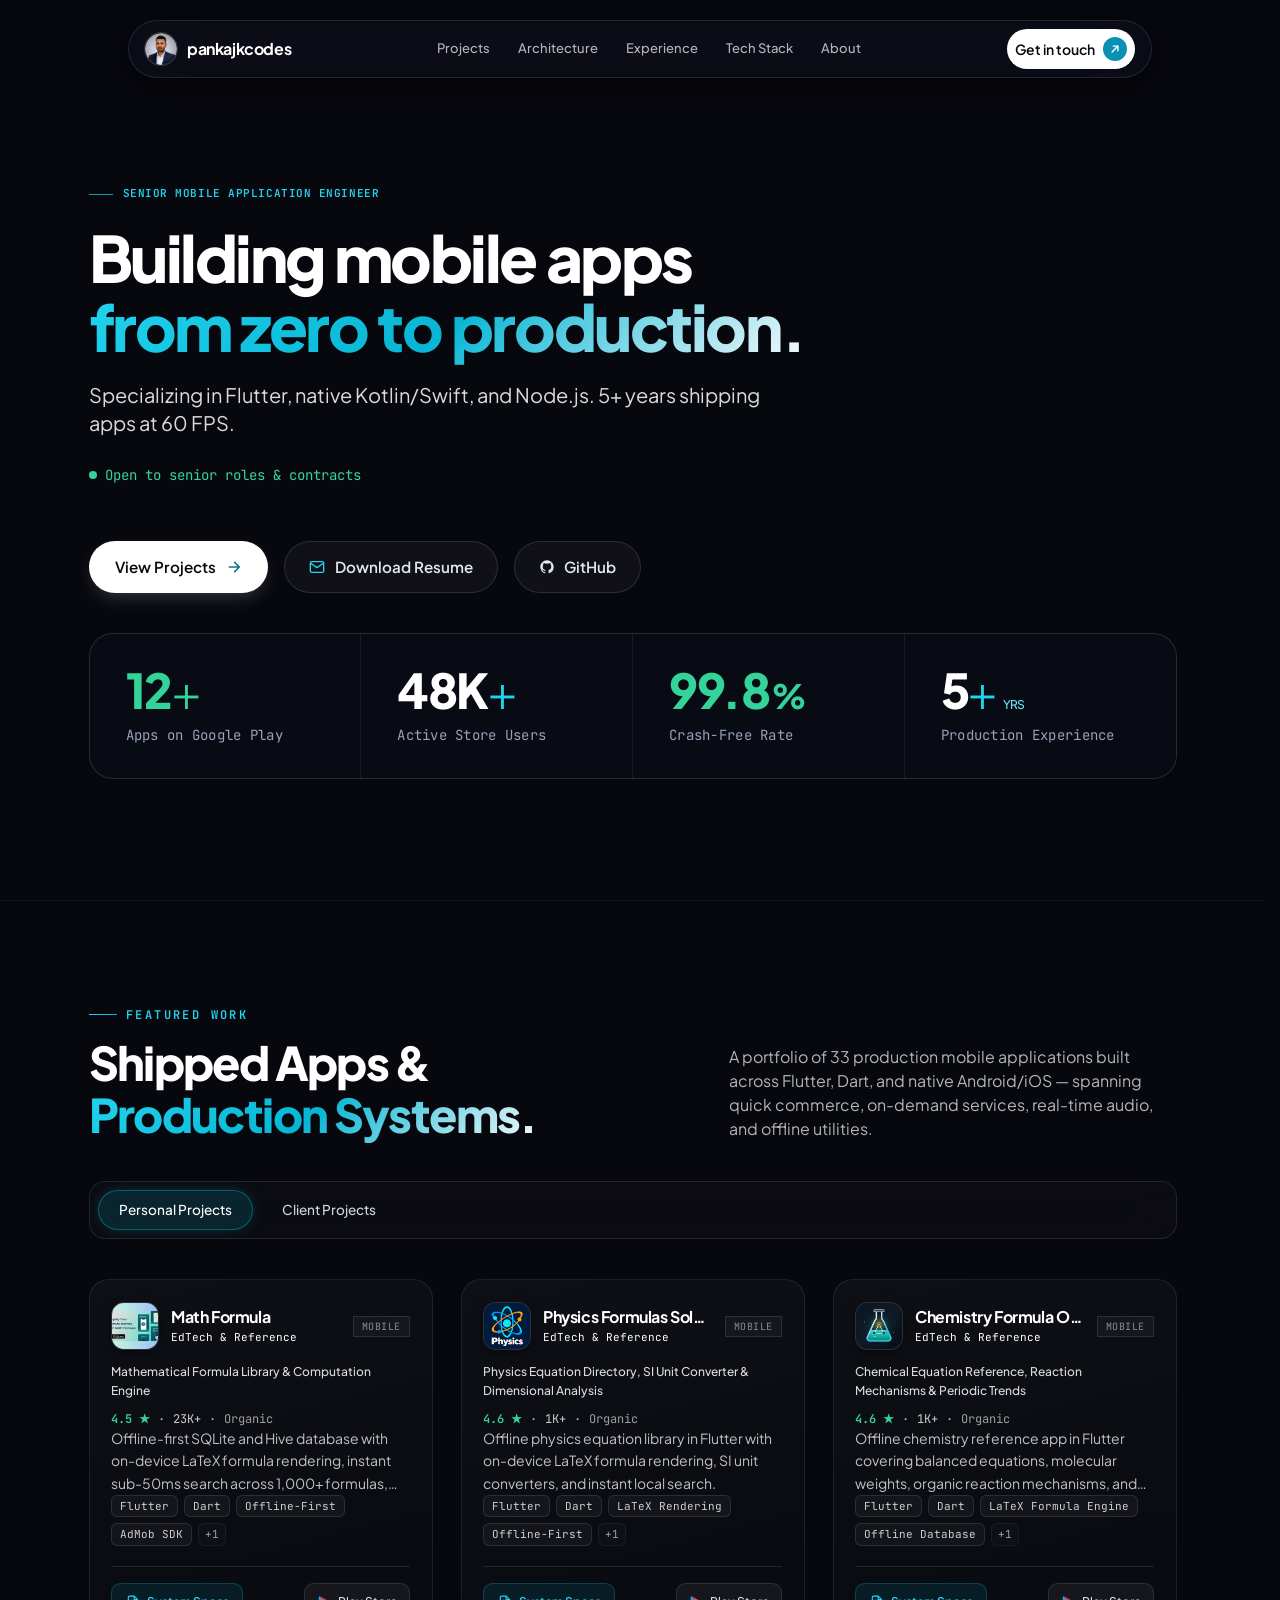
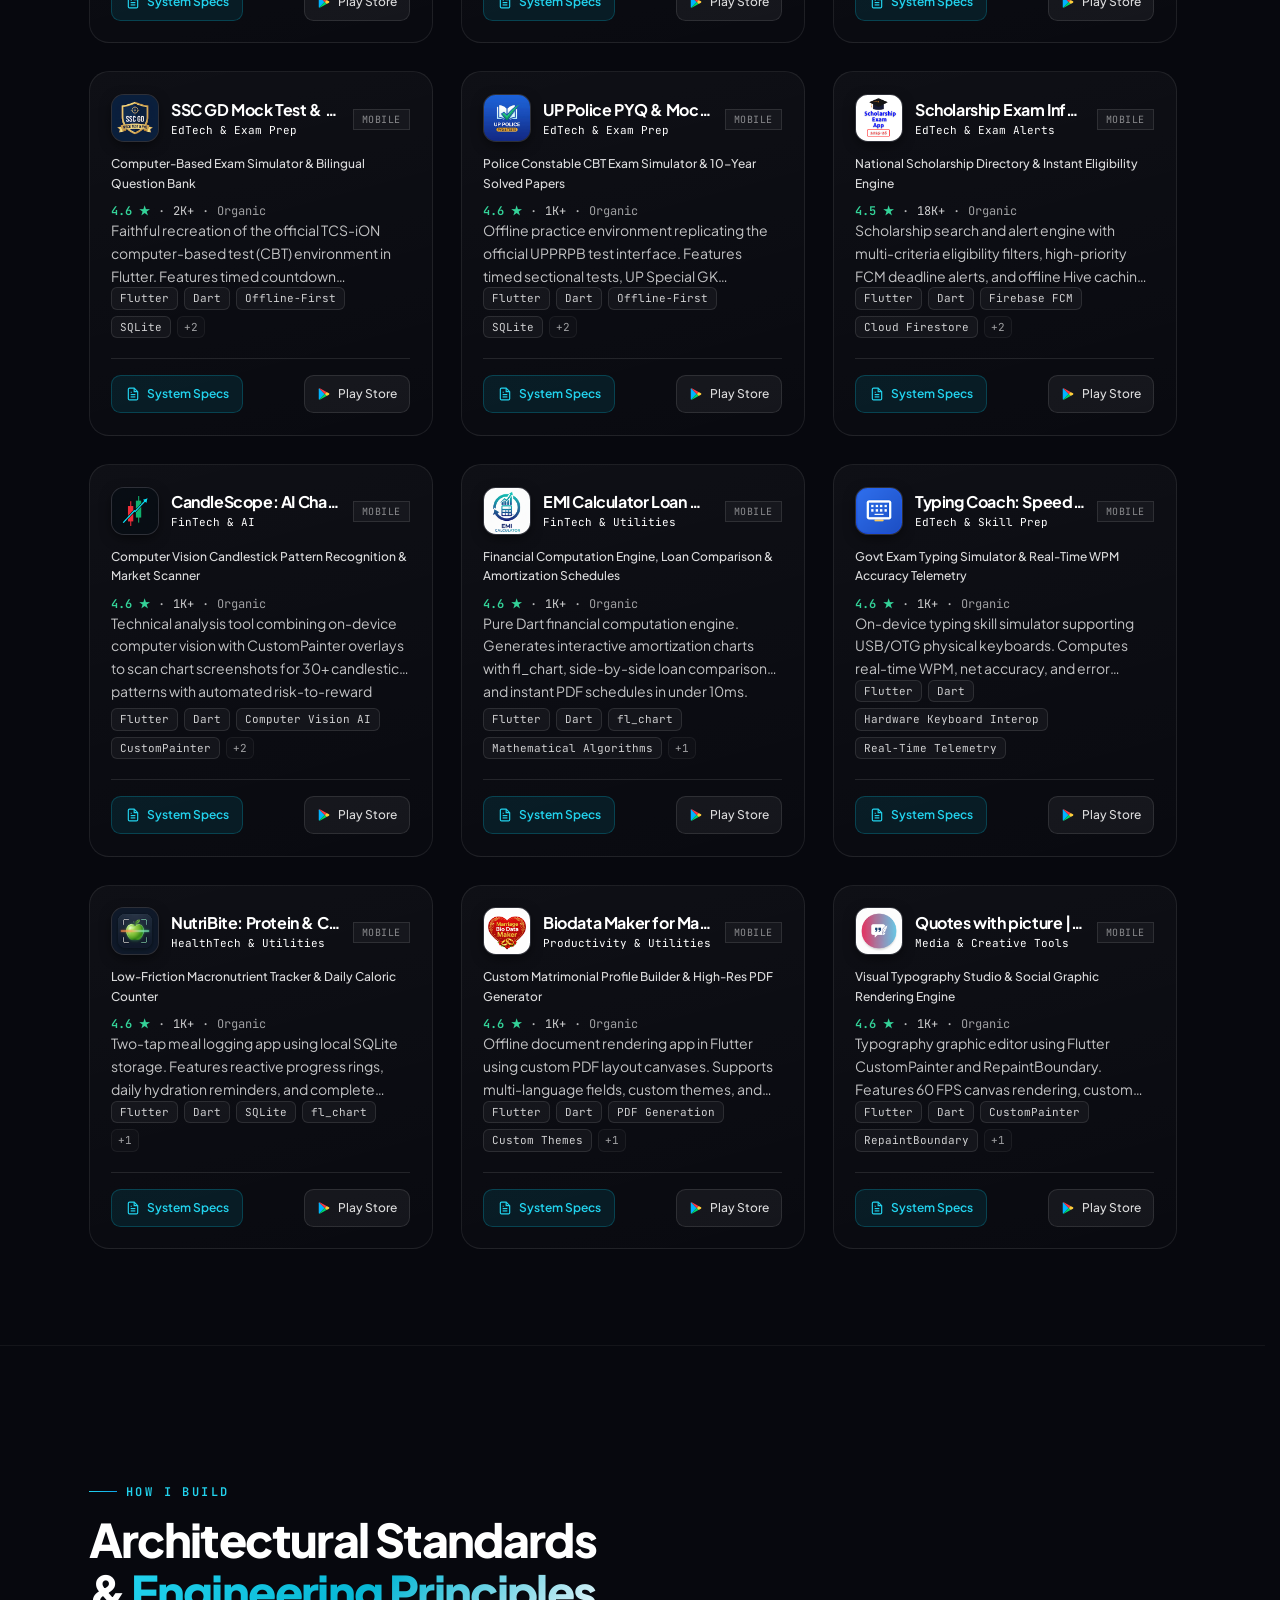
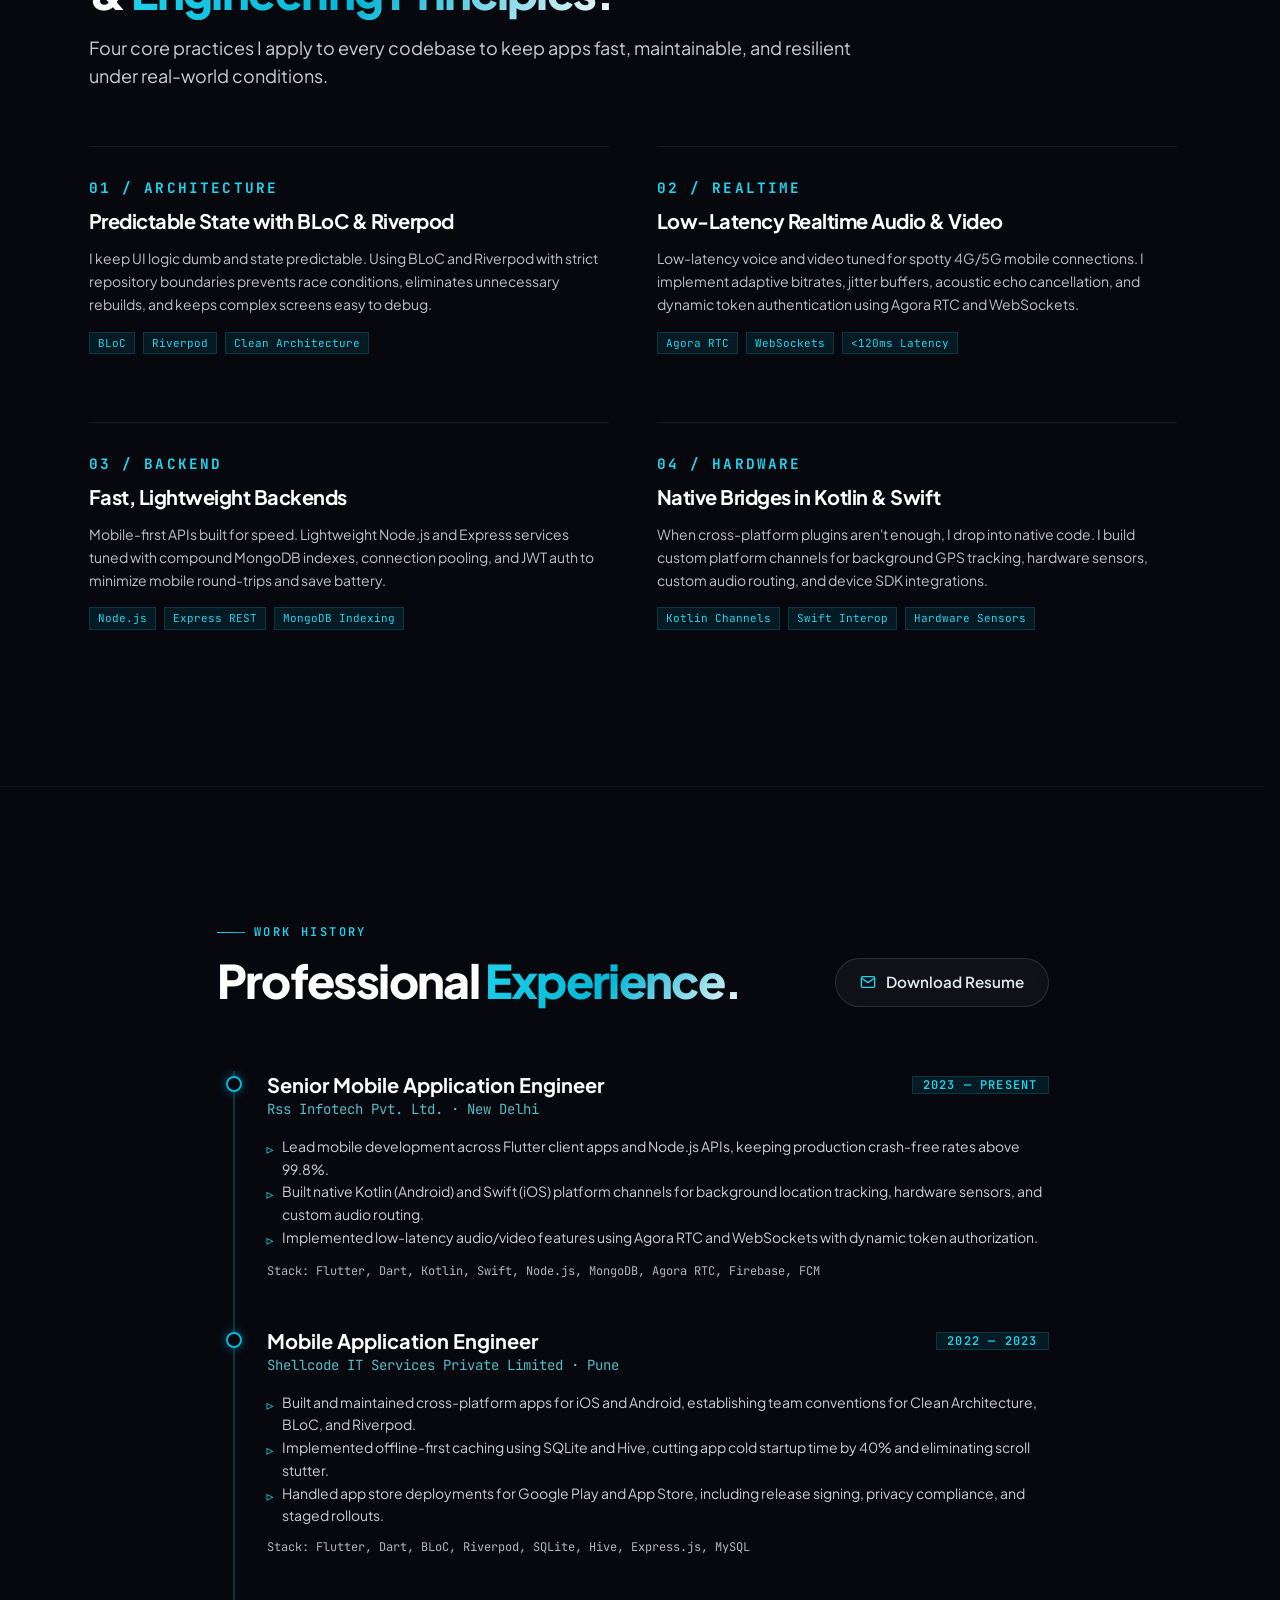
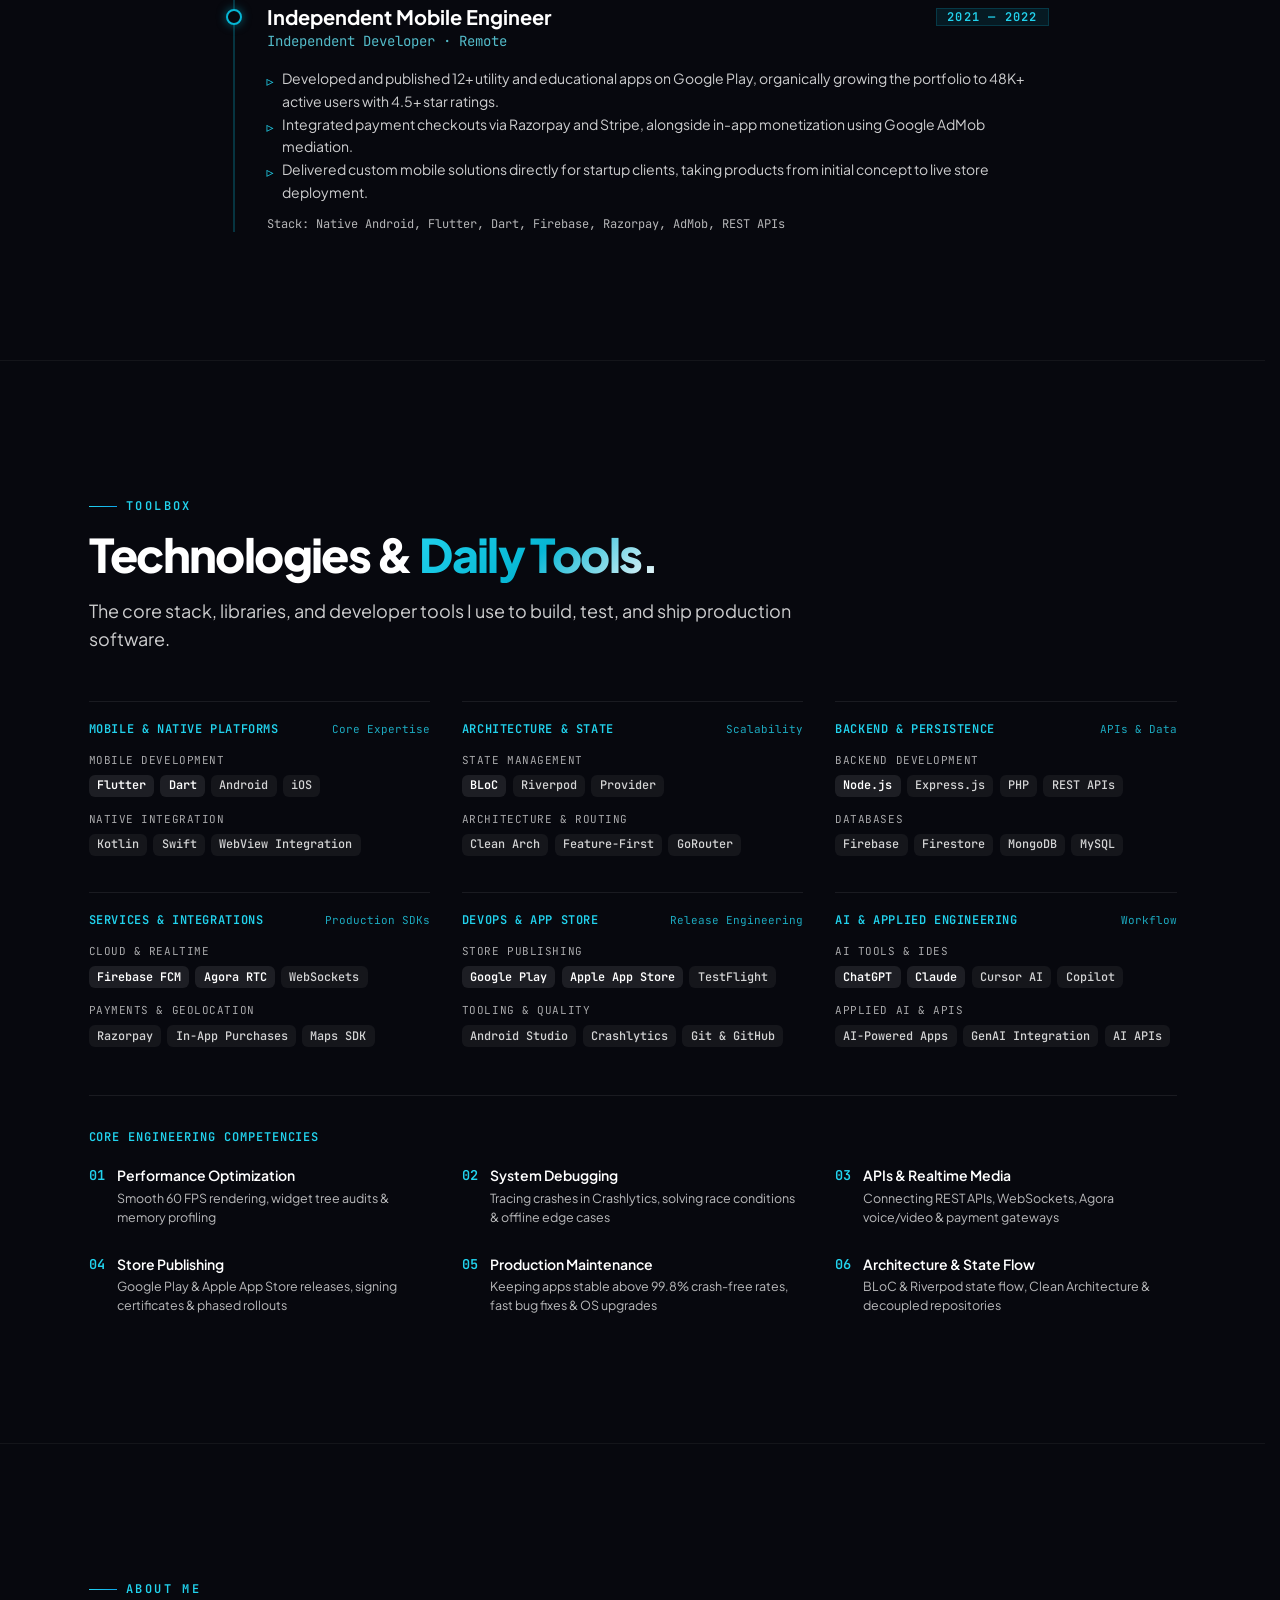
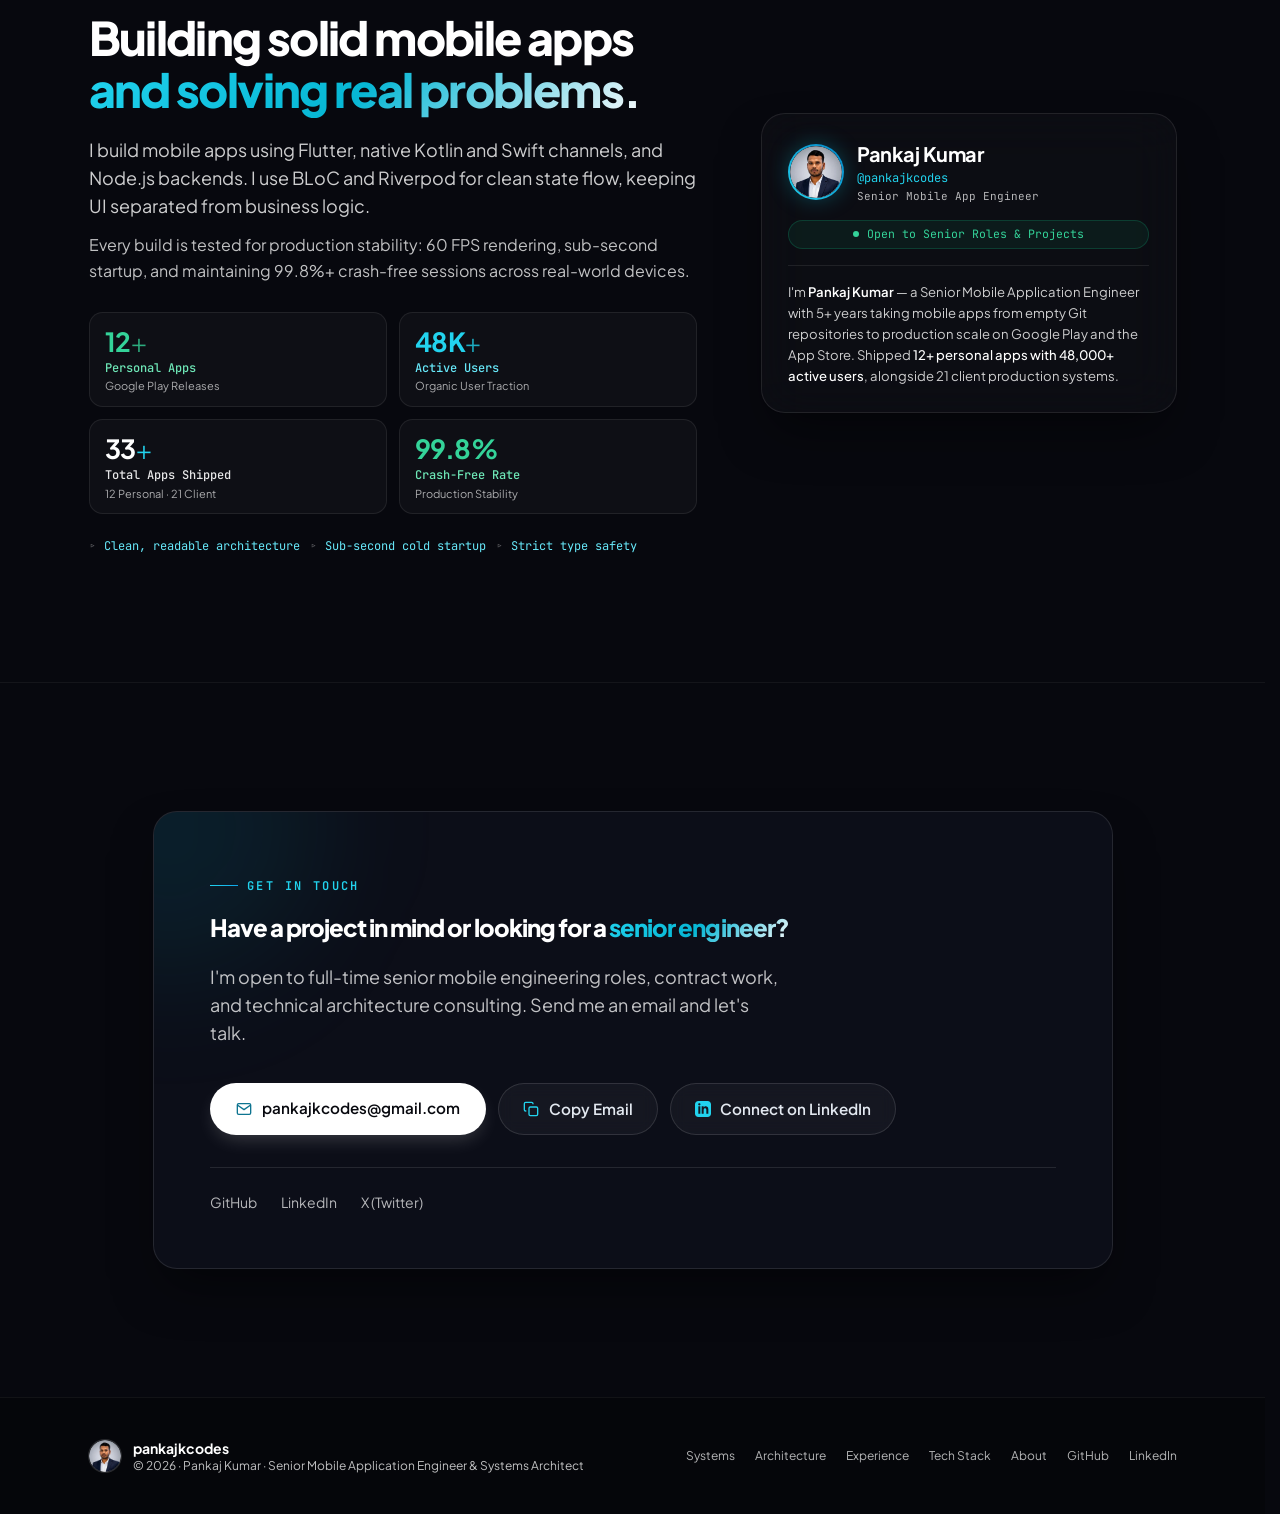
<file: index.html>
<!doctype html>
<html lang="en" class="scroll-smooth">
<head>
  <meta charset="UTF-8" />
  <meta name="viewport" content="width=device-width, initial-scale=1.0, viewport-fit=cover" />
  <title>Pankaj Kumar — Mobile Application Engineer</title>
  <meta name="description" content="Senior Mobile Application Engineer. 5+ years taking 33+ mobile apps from zero to production across Flutter, native Android/iOS with 48K+ users." />
  <meta name="theme-color" content="#07080e" />
  <meta name="author" content="Pankaj Kumar" />
  <link rel="canonical" href="https://pankajkcodes.github.io/" />

  <!-- Open Graph -->
  <meta property="og:title" content="Pankaj Kumar — Mobile Application Engineer" />
  <meta property="og:description" content="Senior Mobile Application Engineer. 5+ years taking 33+ mobile apps from zero to production across Flutter, native Android/iOS with 48K+ users." />
  <meta property="og:type" content="website" />
  <meta property="og:url" content="https://pankajkcodes.github.io/" />
  <meta property="og:image" content="https://pankajkcodes.github.io/assets/img/profile/profile-1.webp" />
  <meta property="og:image:width" content="360" />
  <meta property="og:image:height" content="360" />
  <meta property="og:site_name" content="Pankaj Kumar Portfolio" />

  <!-- Twitter -->
  <meta name="twitter:card" content="summary" />
  <meta name="twitter:site" content="@pankajkcodes" />
  <meta name="twitter:creator" content="@pankajkcodes" />
  <meta name="twitter:title" content="Pankaj Kumar — Mobile Application Engineer" />
  <meta name="twitter:description" content="Senior Mobile Application Engineer. 5+ years taking 33+ mobile apps from zero to production with 48K+ users." />
  <meta name="twitter:image" content="https://pankajkcodes.github.io/assets/img/profile/profile-1.webp" />

  <!-- Favicons -->
  <link rel="icon" type="image/png" href="assets/img/favicon.png" />
  <link rel="apple-touch-icon" href="assets/img/apple-touch-icon.png" />

  <!-- Fonts -->
  <link rel="preconnect" href="https://fonts.googleapis.com">
  <link rel="preconnect" href="https://fonts.gstatic.com" crossorigin>
  <link href="https://fonts.googleapis.com/css2?family=Plus+Jakarta+Sans:ital,wght@0,400;0,500;0,600;0,700;0,800;1,400;1,600&family=JetBrains+Mono:wght@400;500;600;700&display=swap" rel="stylesheet">

  <!-- Preload avatar -->
  <link rel="preload" as="image" href="assets/img/profile/profile-1.webp" type="image/webp" />

  <!-- Styles -->
  <link rel="stylesheet" href="assets/css/tailwind.css" />
  <link rel="stylesheet" href="assets/css/styles.css" />

  <!-- JSON-LD -->
  <script type="application/ld+json">
  {
    "@context": "https://schema.org",
    "@type": "Person",
    "name": "Pankaj Kumar",
    "url": "https://pankajkcodes.github.io/",
    "image": "https://pankajkcodes.github.io/assets/img/profile/profile-1.webp",
    "jobTitle": "Senior Mobile Application Engineer & Systems Architect",
    "worksFor": {
      "@type": "Organization",
      "name": "Rss Infotech Pvt. Ltd."
    },
    "email": "pankajkcodes@gmail.com",
    "knowsAbout": [
      "Flutter", "Dart", "Android", "iOS",
      "BLoC", "Provider", "Riverpod",
      "Clean Architecture", "Feature-Based Architecture", "GoRouter",
      "Node.js", "Express.js", "PHP", "REST APIs",
      "Firebase", "Cloud Firestore", "MySQL", "MongoDB",
      "Kotlin", "Swift", "WebView Integration",
      "Git", "GitHub", "Android Studio", "Postman", "Firebase Crashlytics",
      "Firebase Cloud Messaging", "Google AdMob", "Razorpay",
      "Performance Optimization", "App Deployment",
      "ChatGPT", "Google Gemini", "Claude", "Cursor AI", "GitHub Copilot", "Generative AI Integration"
    ],
    "sameAs": [
      "https://github.com/pankajkcodes/",
      "https://www.linkedin.com/in/pankajkcodes/",
      "https://x.com/pankajkcodes"
    ]
  }
  </script>
</head>

<body class="bg-[#07080e] text-white font-sans antialiased overflow-x-hidden">

  <!-- Background grid -->
  <div aria-hidden="true" class="pointer-events-none fixed inset-0 -z-10 overflow-hidden">
    <div class="absolute -top-48 left-1/2 -translate-x-1/2 h-[32rem] w-[54rem] max-w-[100vw] rounded-full bg-cyan-500/[0.10] blur-[130px]"></div>
    <div class="absolute top-2/3 -left-40 h-[26rem] w-[26rem] rounded-full bg-emerald-500/[0.05] blur-[120px]"></div>
    <div class="absolute inset-0 grid-mesh"></div>
  </div>

  <!-- Header -->
  <header class="site-header fixed left-0 right-0 z-50 px-2.5 sm:px-4">
    <nav class="mx-auto max-w-5xl flex items-center justify-between gap-2 sm:gap-4 px-3 sm:px-4 py-1.5 sm:py-2 rounded-full border border-white/10 bg-[#0c0e18]/85 backdrop-blur-2xl nav-glass-pill">

      <a href="#hero" class="flex items-center gap-2.5 pl-0.5 sm:pl-1.5 group shrink-0" aria-label="Pankaj Kumar - Return to top">
        <span class="relative inline-flex h-8 w-8 items-center justify-center rounded-full overflow-hidden ring-1 ring-white/15 shrink-0">
          <img src="assets/img/profile/profile-1.webp" 
               alt="Pankaj Kumar avatar" 
               width="32" 
               height="32" 
               class="h-full w-full object-cover" />
        </span>
        <span class="font-display font-bold text-white text-[15px] sm:text-base tracking-tight group-hover:text-cyan-400 transition shrink-0">pankajkcodes</span>
      </a>

      <!-- Desktop nav -->
      <div id="desktop-nav" class="hidden md:flex items-center justify-center gap-1 lg:gap-1.5 text-[13px] lg:text-[13.5px] font-medium text-white/70">
        <a href="#systems" class="px-3 py-1.5 rounded-full hover:text-white hover:bg-white/5 transition whitespace-nowrap shrink-0">Projects</a>
        <a href="#architecture" class="px-3 py-1.5 rounded-full hover:text-white hover:bg-white/5 transition whitespace-nowrap shrink-0">Architecture</a>
        <a href="#experience" class="px-3 py-1.5 rounded-full hover:text-white hover:bg-white/5 transition whitespace-nowrap shrink-0">Experience</a>
        <a href="#stack" class="px-3 py-1.5 rounded-full hover:text-white hover:bg-white/5 transition whitespace-nowrap shrink-0">Tech Stack</a>
        <a href="#about" class="px-3 py-1.5 rounded-full hover:text-white hover:bg-white/5 transition whitespace-nowrap shrink-0">About</a>
      </div>

      <div class="flex items-center gap-1.5 sm:gap-2 shrink-0">
        <a href="#contact"
           aria-label="Get in touch"
           class="inline-flex items-center gap-2 rounded-full bg-white text-[#07080e] text-[13px] sm:text-sm font-semibold p-2 sm:py-2 sm:pl-3.5 sm:pr-2 hover:bg-white/90 transition shadow-sm min-h-[44px]">
          <span class="hidden sm:inline whitespace-nowrap">Get in touch</span>
          <span class="inline-flex h-6 w-6 items-center justify-center rounded-full bg-cyan-600 text-white shrink-0">
            <svg class="w-3.5 h-3.5" viewBox="0 0 24 24" fill="none" stroke="currentColor" stroke-width="2.4" aria-hidden="true"><path d="M7 17L17 7M9 7h8v8" stroke-linecap="round" stroke-linejoin="round"/></svg>
          </span>
        </a>

        <button type="button" 
                id="mobile-menu-toggle"
                aria-expanded="false" 
                aria-controls="mobile-menu" 
                aria-label="Toggle navigation menu"
                class="md:hidden inline-flex items-center justify-center w-11 h-11 rounded-full bg-white/5 hover:bg-white/10 border border-white/10 text-white/80 transition">
          <svg class="w-5 h-5" viewBox="0 0 24 24" fill="none" stroke="currentColor" stroke-width="2" aria-hidden="true"><path d="M4 6h16M4 12h16M4 18h16" stroke-linecap="round"/></svg>
        </button>
      </div>
    </nav>

    <!-- Mobile drawer -->
    <div id="mobile-menu" class="hidden md:hidden mx-auto max-w-5xl mt-2 p-4 rounded-2xl border border-white/10 bg-[#0c0e18]/95 backdrop-blur-2xl shadow-2xl" role="region" aria-label="Mobile navigation">
      <div class="flex flex-col gap-1 text-sm font-medium text-white/80">
        <a href="#systems" class="px-3 py-3 rounded-xl hover:bg-white/10 hover:text-white transition">Projects</a>
        <a href="#architecture" class="px-3 py-3 rounded-xl hover:bg-white/10 hover:text-white transition">Architecture</a>
        <a href="#experience" class="px-3 py-3 rounded-xl hover:bg-white/10 hover:text-white transition">Experience</a>
        <a href="#stack" class="px-3 py-3 rounded-xl hover:bg-white/10 hover:text-white transition">Tech Stack</a>
        <a href="#about" class="px-3 py-3 rounded-xl hover:bg-white/10 hover:text-white transition">About Me</a>
        <div class="pt-3 mt-2 border-t border-white/10 flex items-center justify-between text-xs text-white/70">
          <span>pankajkcodes@gmail.com</span>
          <a href="https://www.linkedin.com/in/pankajkcodes/" target="_blank" rel="noopener noreferrer" class="text-cyan-400 hover:text-cyan-300 transition">LinkedIn ↗</a>
        </div>
      </div>
    </div>
  </header>

  <!-- Hero -->
  <main>
    <section id="hero" class="relative">
      <div class="mx-auto max-w-6xl px-5 sm:px-8 w-full hero-container">

        <div class="flex items-center gap-2.5 sm:gap-3 text-[11px] sm:text-xs font-mono tracking-wider sm:tracking-[0.2em] uppercase text-cyan-400 mb-5 sm:mb-8 max-w-full">
          <span class="inline-block w-6 sm:w-8 h-px bg-cyan-400/70 shrink-0"></span>
          <span class="leading-relaxed break-words font-semibold">Senior Mobile Application Engineer</span>
        </div>

        <h1 class="hero-headline break-words">
          Building mobile apps
          <br />
          <span class="gradient-cyan">from zero to production.</span>
        </h1>

        <p class="mt-5 sm:mt-8 max-w-2xl text-base sm:text-xl text-white/85 leading-relaxed">
          Specializing in Flutter, native Kotlin/Swift, and Node.js. 5+ years shipping apps at 60&nbsp;FPS.
        </p>

        <div class="mt-5 sm:mt-7 flex items-center gap-2 text-xs sm:text-sm font-mono text-emerald-400">
          <span class="inline-block w-2 h-2 rounded-full bg-emerald-400 animate-pulse"></span>
          <span>Open to senior roles &amp; contracts</span>
        </div>

        <div class="hero-cta-group mt-8 sm:mt-14 flex flex-col sm:flex-row items-stretch sm:items-center gap-3.5 sm:gap-4">
          <a href="#systems" class="btn-primary group justify-center">
            <span>View Projects</span>
            <svg class="w-4 h-4 text-cyan-700 group-hover:translate-x-0.5 transition" viewBox="0 0 24 24" fill="none" stroke="currentColor" stroke-width="2.4" aria-hidden="true"><path d="M5 12h14M13 5l7 7-7 7" stroke-linecap="round" stroke-linejoin="round"/></svg>
          </a>
          <a href="mailto:pankajkcodes@gmail.com?subject=Resume%20Request%20-%20Pankaj%20Kumar" class="btn-ghost justify-center">
            <svg class="w-4 h-4 text-cyan-400" viewBox="0 0 24 24" fill="none" stroke="currentColor" stroke-width="2" aria-hidden="true"><path d="M4 4h16c1.1 0 2 .9 2 2v12c0 1.1-.9 2-2 2H4c-1.1 0-2-.9-2-2V6c0-1.1.9-2 2-2z"/><path d="M22 6l-10 7L2 6" stroke-linejoin="round"/></svg>
            <span>Download Resume</span>
          </a>
          <a href="https://github.com/pankajkcodes/" target="_blank" rel="noopener noreferrer" class="btn-ghost justify-center">
            <svg class="w-4 h-4" viewBox="0 0 24 24" fill="currentColor" aria-hidden="true"><path d="M12 2C6.477 2 2 6.484 2 12.017c0 4.425 2.865 8.18 6.839 9.504.5.092.682-.217.682-.483 0-.237-.008-.868-.013-1.703-2.782.605-3.369-1.343-3.369-1.343-.454-1.158-1.11-1.466-1.11-1.466-.908-.62.069-.608.069-.608 1.003.07 1.53 1.032 1.53 1.032.892 1.53 2.341 1.088 2.91.832.092-.647.35-1.088.636-1.338-2.22-.253-4.555-1.113-4.555-4.951 0-1.093.39-1.988 1.029-2.688-.103-.253-.446-1.272.098-2.65 0 0 .84-.27 2.75 1.026A9.564 9.564 0 0112 6.844c.85.004 1.705.115 2.504.337 1.909-1.296 2.747-1.027 2.747-1.027.546 1.379.202 2.398.1 2.651.64.7 1.028 1.595 1.028 2.688 0 3.848-2.339 4.695-4.566 4.943.359.309.678.92.678 1.855 0 1.338-.012 2.419-.012 2.747 0 .268.18.58.688.482A10.019 10.019 0 0022 12.017C22 6.484 17.522 2 12 2z"/></svg>
            <span>GitHub</span>
          </a>
        </div>

        <!-- Stats bar -->
        <div class="mt-10 sm:mt-20 command-telemetry-bar">
          <div class="telemetry-cell">
            <div class="telemetry-num text-emerald-400">12<span class="text-emerald-400 font-light">+</span></div>
            <div class="telemetry-lbl">Apps on Google Play</div>
          </div>
          <div class="telemetry-cell">
            <div class="telemetry-num">48K<span class="text-cyan-400 font-light">+</span></div>
            <div class="telemetry-lbl">Active Store Users</div>
          </div>
          <div class="telemetry-cell">
            <div class="telemetry-num text-emerald-400">99.8<span class="text-[0.7em] align-middle ml-0.5">%</span></div>
            <div class="telemetry-lbl">Crash-Free Rate</div>
          </div>
          <div class="telemetry-cell">
            <div class="telemetry-num">5<span class="text-cyan-400 font-light">+</span> <span class="text-xs text-cyan-300 font-medium">YRS</span></div>
            <div class="telemetry-lbl">Production Experience</div>
          </div>
        </div>
      </div>
    </section>

    <!-- Projects -->
    <section id="systems" class="relative py-24 sm:py-32 border-t border-white/5">
      <div class="mx-auto max-w-6xl px-5 sm:px-8">

        <div class="flex flex-col md:flex-row md:items-end md:justify-between gap-6 mb-10">
          <div class="max-w-xl">
            <div class="section-eyebrow">Featured Work</div>
            <h2 class="section-title">
              Shipped Apps &amp; <span class="gradient-cyan">Production Systems.</span>
            </h2>
          </div>
          <p class="max-w-md text-white/70 text-sm sm:text-base leading-relaxed">
            A portfolio of 33 production mobile applications built across Flutter, Dart, and native Android/iOS — spanning quick commerce, on-demand services, real-time audio, and offline utilities.
          </p>
        </div>

        <!-- Filter toolbar -->
        <div class="flex items-center gap-2 flex-wrap p-2 rounded-2xl bg-white/[0.02] border border-white/10 backdrop-blur-xl mb-10" role="group" aria-label="Filter production systems">
          <button type="button" class="filter-tab is-active" aria-pressed="true" data-filter="personal">
            <span>Personal Projects</span>
          </button>
          <button type="button" class="filter-tab" aria-pressed="false" data-filter="client">
            <span>Client Projects</span>
          </button>
        </div>

        <div id="systems-grid" class="grid-cols-systems"></div>
      </div>
    </section>

    <!-- Architecture -->
    <section id="architecture" class="relative py-20 sm:py-32 border-t border-white/5">
      <div class="mx-auto max-w-6xl px-5 sm:px-8">
        <div class="max-w-3xl">
          <div class="section-eyebrow">How I Build</div>
          <h2 class="section-title">
            Architectural Standards &amp; <span class="gradient-cyan">Engineering Principles.</span>
          </h2>
          <p class="mt-4 text-base sm:text-lg text-white/80 leading-relaxed">
            Four core practices I apply to every codebase to keep apps fast, maintainable, and resilient under real-world conditions.
          </p>
        </div>

        <div class="mt-14 grid sm:grid-cols-2 gap-x-12 gap-y-10">
          <div class="pillar-schematic">
            <span class="pillar-num">01 / ARCHITECTURE</span>
            <h3 class="font-display font-bold text-white text-xl tracking-tight mt-2">Predictable State with BLoC &amp; Riverpod</h3>
            <p class="mt-3 text-sm text-white/75 leading-relaxed">
              I keep UI logic dumb and state predictable. Using BLoC and Riverpod with strict repository boundaries prevents race conditions, eliminates unnecessary rebuilds, and keeps complex screens easy to debug.
            </p>
            <div class="mt-4 flex flex-wrap gap-2 font-mono text-[11px] text-cyan-400">
              <span class="px-2 py-0.5 rounded bg-cyan-500/10 border border-cyan-500/20">BLoC</span>
              <span class="px-2 py-0.5 rounded bg-cyan-500/10 border border-cyan-500/20">Riverpod</span>
              <span class="px-2 py-0.5 rounded bg-cyan-500/10 border border-cyan-500/20">Clean Architecture</span>
            </div>
          </div>

          <div class="pillar-schematic">
            <span class="pillar-num">02 / REALTIME</span>
            <h3 class="font-display font-bold text-white text-xl tracking-tight mt-2">Low-Latency Realtime Audio &amp; Video</h3>
            <p class="mt-3 text-sm text-white/75 leading-relaxed">
              Low-latency voice and video tuned for spotty 4G/5G mobile connections. I implement adaptive bitrates, jitter buffers, acoustic echo cancellation, and dynamic token authentication using Agora RTC and WebSockets.
            </p>
            <div class="mt-4 flex flex-wrap gap-2 font-mono text-[11px] text-cyan-400">
              <span class="px-2 py-0.5 rounded bg-cyan-500/10 border border-cyan-500/20">Agora RTC</span>
              <span class="px-2 py-0.5 rounded bg-cyan-500/10 border border-cyan-500/20">WebSockets</span>
              <span class="px-2 py-0.5 rounded bg-cyan-500/10 border border-cyan-500/20">&lt;120ms Latency</span>
            </div>
          </div>

          <div class="pillar-schematic">
            <span class="pillar-num">03 / BACKEND</span>
            <h3 class="font-display font-bold text-white text-xl tracking-tight mt-2">Fast, Lightweight Backends</h3>
            <p class="mt-3 text-sm text-white/75 leading-relaxed">
              Mobile-first APIs built for speed. Lightweight Node.js and Express services tuned with compound MongoDB indexes, connection pooling, and JWT auth to minimize mobile round-trips and save battery.
            </p>
            <div class="mt-4 flex flex-wrap gap-2 font-mono text-[11px] text-cyan-400">
              <span class="px-2 py-0.5 rounded bg-cyan-500/10 border border-cyan-500/20">Node.js</span>
              <span class="px-2 py-0.5 rounded bg-cyan-500/10 border border-cyan-500/20">Express REST</span>
              <span class="px-2 py-0.5 rounded bg-cyan-500/10 border border-cyan-500/20">MongoDB Indexing</span>
            </div>
          </div>

          <div class="pillar-schematic">
            <span class="pillar-num">04 / HARDWARE</span>
            <h3 class="font-display font-bold text-white text-xl tracking-tight mt-2">Native Bridges in Kotlin &amp; Swift</h3>
            <p class="mt-3 text-sm text-white/75 leading-relaxed">
              When cross-platform plugins aren't enough, I drop into native code. I build custom platform channels for background GPS tracking, hardware sensors, custom audio routing, and device SDK integrations.
            </p>
            <div class="mt-4 flex flex-wrap gap-2 font-mono text-[11px] text-cyan-400">
              <span class="px-2 py-0.5 rounded bg-cyan-500/10 border border-cyan-500/20">Kotlin Channels</span>
              <span class="px-2 py-0.5 rounded bg-cyan-500/10 border border-cyan-500/20">Swift Interop</span>
              <span class="px-2 py-0.5 rounded bg-cyan-500/10 border border-cyan-500/20">Hardware Sensors</span>
            </div>
          </div>
        </div>
      </div>
    </section>

    <!-- Experience -->
    <section id="experience" class="relative py-20 sm:py-32 border-t border-white/5">
      <div class="mx-auto max-w-4xl px-5 sm:px-8">
        <div class="flex flex-col sm:flex-row sm:items-end sm:justify-between gap-6 mb-16">
          <div>
            <div class="section-eyebrow">Work History</div>
            <h2 class="section-title">
              Professional <span class="gradient-cyan">Experience.</span>
            </h2>
          </div>
          <div>
            <a href="mailto:pankajkcodes@gmail.com?subject=Resume%20Request%20-%20Pankaj%20Kumar" 
               class="btn-ghost text-sm py-2 px-4">
              <svg class="w-4 h-4 text-cyan-400" viewBox="0 0 24 24" fill="none" stroke="currentColor" stroke-width="2" aria-hidden="true"><path d="M4 4h16c1.1 0 2 .9 2 2v12c0 1.1-.9 2-2 2H4c-1.1 0-2-.9-2-2V6c0-1.1.9-2 2-2z"/><path d="M22 6l-10 7L2 6" stroke-linejoin="round"/></svg>
              <span>Download Resume</span>
            </a>
          </div>
        </div>

        <div class="timeline-track">
          <div class="timeline-item">
            <span class="timeline-node"></span>
            <div class="flex items-center justify-between gap-2 flex-wrap">
              <h3 class="font-display font-bold text-white text-xl">Senior Mobile Application Engineer</h3>
              <span class="text-xs font-mono uppercase tracking-widest text-cyan-400 font-semibold px-2.5 py-1 rounded bg-cyan-500/10 border border-cyan-500/20">2023 — Present</span>
            </div>
            <p class="text-sm text-cyan-300/80 font-mono mt-1">Rss Infotech Pvt. Ltd. · New Delhi</p>
            <ul class="mt-4 text-sm text-white/80 space-y-2.5 leading-relaxed">
              <li class="flex items-start gap-2">
                <span class="text-cyan-400 mt-0.5">▹</span>
                <span>Lead mobile development across Flutter client apps and Node.js APIs, keeping production crash-free rates above 99.8%.</span>
              </li>
              <li class="flex items-start gap-2">
                <span class="text-cyan-400 mt-0.5">▹</span>
                <span>Built native Kotlin (Android) and Swift (iOS) platform channels for background location tracking, hardware sensors, and custom audio routing.</span>
              </li>
              <li class="flex items-start gap-2">
                <span class="text-cyan-400 mt-0.5">▹</span>
                <span>Implemented low-latency audio/video features using Agora RTC and WebSockets with dynamic token authorization.</span>
              </li>
            </ul>
            <div class="mt-3 font-mono text-xs text-white/70">
              Stack: Flutter, Dart, Kotlin, Swift, Node.js, MongoDB, Agora RTC, Firebase, FCM
            </div>
          </div>

          <div class="timeline-item">
            <span class="timeline-node"></span>
            <div class="flex items-center justify-between gap-2 flex-wrap">
              <h3 class="font-display font-bold text-white text-xl">Mobile Application Engineer</h3>
              <span class="text-xs font-mono uppercase tracking-widest text-cyan-400 font-semibold px-2.5 py-1 rounded bg-cyan-500/10 border border-cyan-500/20">2022 — 2023</span>
            </div>
            <p class="text-sm text-cyan-300/80 font-mono mt-1">Shellcode IT Services Private Limited · Pune</p>
            <ul class="mt-4 text-sm text-white/80 space-y-2.5 leading-relaxed">
              <li class="flex items-start gap-2">
                <span class="text-cyan-400 mt-0.5">▹</span>
                <span>Built and maintained cross-platform apps for iOS and Android, establishing team conventions for Clean Architecture, BLoC, and Riverpod.</span>
              </li>
              <li class="flex items-start gap-2">
                <span class="text-cyan-400 mt-0.5">▹</span>
                <span>Implemented offline-first caching using SQLite and Hive, cutting app cold startup time by 40% and eliminating scroll stutter.</span>
              </li>
              <li class="flex items-start gap-2">
                <span class="text-cyan-400 mt-0.5">▹</span>
                <span>Handled app store deployments for Google Play and App Store, including release signing, privacy compliance, and staged rollouts.</span>
              </li>
            </ul>
            <div class="mt-3 font-mono text-xs text-white/70">
              Stack: Flutter, Dart, BLoC, Riverpod, SQLite, Hive, Express.js, MySQL
            </div>
          </div>

          <div class="timeline-item">
            <span class="timeline-node"></span>
            <div class="flex items-center justify-between gap-2 flex-wrap">
              <h3 class="font-display font-bold text-white text-xl">Independent Mobile Engineer</h3>
              <span class="text-xs font-mono uppercase tracking-widest text-cyan-400 font-semibold px-2.5 py-1 rounded bg-cyan-500/10 border border-cyan-500/20">2021 — 2022</span>
            </div>
            <p class="text-sm text-cyan-300/80 font-mono mt-1">Independent Developer · Remote</p>
            <ul class="mt-4 text-sm text-white/80 space-y-2.5 leading-relaxed">
              <li class="flex items-start gap-2">
                <span class="text-cyan-400 mt-0.5">▹</span>
                <span>Developed and published 12+ utility and educational apps on Google Play, organically growing the portfolio to 48K+ active users with 4.5+ star ratings.</span>
              </li>
              <li class="flex items-start gap-2">
                <span class="text-cyan-400 mt-0.5">▹</span>
                <span>Integrated payment checkouts via Razorpay and Stripe, alongside in-app monetization using Google AdMob mediation.</span>
              </li>
              <li class="flex items-start gap-2">
                <span class="text-cyan-400 mt-0.5">▹</span>
                <span>Delivered custom mobile solutions directly for startup clients, taking products from initial concept to live store deployment.</span>
              </li>
            </ul>
            <div class="mt-3 font-mono text-xs text-white/70">
              Stack: Native Android, Flutter, Dart, Firebase, Razorpay, AdMob, REST APIs
            </div>
          </div>
        </div>
      </div>
    </section>

    <!-- Tech stack -->
    <section id="stack" class="relative py-20 sm:py-32 border-t border-white/5">
      <div class="mx-auto max-w-6xl px-5 sm:px-8">
        <div class="max-w-3xl">
          <div class="section-eyebrow">Toolbox</div>
          <h2 class="section-title">
            Technologies &amp; <span class="gradient-cyan">Daily Tools.</span>
          </h2>
          <p class="mt-4 text-base sm:text-lg text-white/80 leading-relaxed">
            The core stack, libraries, and developer tools I use to build, test, and ship production software.
          </p>
        </div>

        <div class="mt-10 sm:mt-12 grid sm:grid-cols-2 lg:grid-cols-3 gap-6 sm:gap-8">
          <!-- Mobile & Native -->
          <div class="stack-domain">
            <div class="stack-domain-header">
              <span class="stack-domain-title">Mobile &amp; Native Platforms</span>
              <span class="stack-domain-tag">Core Expertise</span>
            </div>
            
            <div class="stack-subgroup">
              <div class="stack-subgroup-title">Mobile Development</div>
              <div class="stack-chips">
                <span class="stack-badge text-white">Flutter</span>
                <span class="stack-badge text-white">Dart</span>
                <span class="stack-badge">Android</span>
                <span class="stack-badge">iOS</span>
              </div>
            </div>

            <div class="stack-subgroup">
              <div class="stack-subgroup-title">Native Integration</div>
              <div class="stack-chips">
                <span class="stack-badge">Kotlin</span>
                <span class="stack-badge">Swift</span>
                <span class="stack-badge">WebView Integration</span>
              </div>
            </div>
          </div>

          <!-- Architecture & State -->
          <div class="stack-domain">
            <div class="stack-domain-header">
              <span class="stack-domain-title">Architecture &amp; State</span>
              <span class="stack-domain-tag">Scalability</span>
            </div>

            <div class="stack-subgroup">
              <div class="stack-subgroup-title">State Management</div>
              <div class="stack-chips">
                <span class="stack-badge text-white">BLoC</span>
                <span class="stack-badge">Riverpod</span>
                <span class="stack-badge">Provider</span>
              </div>
            </div>

            <div class="stack-subgroup">
              <div class="stack-subgroup-title">Architecture &amp; Routing</div>
              <div class="stack-chips">
                <span class="stack-badge">Clean Arch</span>
                <span class="stack-badge">Feature-First</span>
                <span class="stack-badge">GoRouter</span>
              </div>
            </div>
          </div>

          <!-- Backend & Databases -->
          <div class="stack-domain">
            <div class="stack-domain-header">
              <span class="stack-domain-title">Backend &amp; Persistence</span>
              <span class="stack-domain-tag">APIs &amp; Data</span>
            </div>

            <div class="stack-subgroup">
              <div class="stack-subgroup-title">Backend Development</div>
              <div class="stack-chips">
                <span class="stack-badge text-white">Node.js</span>
                <span class="stack-badge">Express.js</span>
                <span class="stack-badge">PHP</span>
                <span class="stack-badge">REST APIs</span>
              </div>
            </div>

            <div class="stack-subgroup">
              <div class="stack-subgroup-title">Databases</div>
              <div class="stack-chips">
                <span class="stack-badge">Firebase</span>
                <span class="stack-badge">Firestore</span>
                <span class="stack-badge">MongoDB</span>
                <span class="stack-badge">MySQL</span>
              </div>
            </div>
          </div>

          <!-- Services & Integrations -->
          <div class="stack-domain">
            <div class="stack-domain-header">
              <span class="stack-domain-title">Services &amp; Integrations</span>
              <span class="stack-domain-tag">Production SDKs</span>
            </div>

            <div class="stack-subgroup">
              <div class="stack-subgroup-title">Cloud &amp; Realtime</div>
              <div class="stack-chips">
                <span class="stack-badge text-white">Firebase FCM</span>
                <span class="stack-badge text-white">Agora RTC</span>
                <span class="stack-badge">WebSockets</span>
              </div>
            </div>

            <div class="stack-subgroup">
              <div class="stack-subgroup-title">Payments &amp; Geolocation</div>
              <div class="stack-chips">
                <span class="stack-badge">Razorpay</span>
                <span class="stack-badge">In-App Purchases</span>
                <span class="stack-badge">Maps SDK</span>
              </div>
            </div>
          </div>

          <!-- DevOps & App Store -->
          <div class="stack-domain">
            <div class="stack-domain-header">
              <span class="stack-domain-title">DevOps &amp; App Store</span>
              <span class="stack-domain-tag">Release Engineering</span>
            </div>

            <div class="stack-subgroup">
              <div class="stack-subgroup-title">Store Publishing</div>
              <div class="stack-chips">
                <span class="stack-badge text-white">Google Play</span>
                <span class="stack-badge text-white">Apple App Store</span>
                <span class="stack-badge">TestFlight</span>
              </div>
            </div>

            <div class="stack-subgroup">
              <div class="stack-subgroup-title">Tooling &amp; Quality</div>
              <div class="stack-chips">
                <span class="stack-badge">Android Studio</span>
                <span class="stack-badge">Crashlytics</span>
                <span class="stack-badge">Git &amp; GitHub</span>
              </div>
            </div>
          </div>

          <!-- AI & Applied Engineering -->
          <div class="stack-domain">
            <div class="stack-domain-header">
              <span class="stack-domain-title">AI &amp; Applied Engineering</span>
              <span class="stack-domain-tag">Workflow</span>
            </div>

            <div class="stack-subgroup">
              <div class="stack-subgroup-title">AI Tools &amp; IDEs</div>
              <div class="stack-chips">
                <span class="stack-badge text-white">ChatGPT</span>
                <span class="stack-badge text-white">Claude</span>
                <span class="stack-badge">Cursor AI</span>
                <span class="stack-badge">Copilot</span>
              </div>
            </div>

            <div class="stack-subgroup">
              <div class="stack-subgroup-title">Applied AI &amp; APIs</div>
              <div class="stack-chips">
                <span class="stack-badge">AI-Powered Apps</span>
                <span class="stack-badge">GenAI Integration</span>
                <span class="stack-badge">AI APIs</span>
              </div>
            </div>
          </div>
        </div>

        <!-- Core competencies -->
        <div class="competencies-divider">
          <div class="competencies-title">
            Core Engineering Competencies
          </div>
          <div class="competencies-grid">
            <div class="competency-item">
              <span class="competency-number">01</span>
              <div>
                <div class="competency-title">Performance Optimization</div>
                <div class="competency-desc">Smooth 60 FPS rendering, widget tree audits &amp; memory profiling</div>
              </div>
            </div>
            <div class="competency-item">
              <span class="competency-number">02</span>
              <div>
                <div class="competency-title">System Debugging</div>
                <div class="competency-desc">Tracing crashes in Crashlytics, solving race conditions &amp; offline edge cases</div>
              </div>
            </div>
            <div class="competency-item">
              <span class="competency-number">03</span>
              <div>
                <div class="competency-title">APIs &amp; Realtime Media</div>
                <div class="competency-desc">Connecting REST APIs, WebSockets, Agora voice/video &amp; payment gateways</div>
              </div>
            </div>
            <div class="competency-item">
              <span class="competency-number">04</span>
              <div>
                <div class="competency-title">Store Publishing</div>
                <div class="competency-desc">Google Play &amp; Apple App Store releases, signing certificates &amp; phased rollouts</div>
              </div>
            </div>
            <div class="competency-item">
              <span class="competency-number">05</span>
              <div>
                <div class="competency-title">Production Maintenance</div>
                <div class="competency-desc">Keeping apps stable above 99.8% crash-free rates, fast bug fixes &amp; OS upgrades</div>
              </div>
            </div>
            <div class="competency-item">
              <span class="competency-number">06</span>
              <div>
                <div class="competency-title">Architecture &amp; State Flow</div>
                <div class="competency-desc">BLoC &amp; Riverpod state flow, Clean Architecture &amp; decoupled repositories</div>
              </div>
            </div>
          </div>
        </div>
      </div>
    </section>

    <!-- About -->
    <section id="about" class="relative py-20 sm:py-32 border-t border-white/5">
      <div class="mx-auto max-w-6xl px-5 sm:px-8 grid lg:grid-cols-12 gap-12 lg:gap-16 items-center">

        <div class="lg:col-span-7">
          <div class="section-eyebrow">About Me</div>
          <h2 class="section-title">
            Building solid mobile apps <br class="hidden sm:inline" />
            <span class="gradient-cyan">and solving real problems.</span>
          </h2>
          <p class="mt-5 text-base sm:text-lg text-white/80 leading-relaxed">
            I build mobile apps using Flutter, native Kotlin and Swift channels, and Node.js backends. I use BLoC and Riverpod for clean state flow, keeping UI separated from business logic.
          </p>
          <p class="mt-3 text-base text-white/75 leading-relaxed">
            Every build is tested for production stability: 60 FPS rendering, sub-second startup, and maintaining 99.8%+ crash-free sessions across real-world devices.
          </p>

          <!-- Achievements -->
          <div class="mt-7 grid grid-cols-2 sm:grid-cols-4 gap-3" aria-label="Key engineering achievements">
            <div class="about-stat-card">
              <div class="stat-val text-emerald-400">12<span class="font-light text-emerald-400/80">+</span></div>
              <div class="stat-label text-emerald-300">Personal Apps</div>
              <div class="stat-sub">Google Play Releases</div>
            </div>
            <div class="about-stat-card">
              <div class="stat-val text-cyan-400">48K<span class="font-light text-cyan-400/80">+</span></div>
              <div class="stat-label text-cyan-300">Active Users</div>
              <div class="stat-sub">Organic User Traction</div>
            </div>
            <div class="about-stat-card">
              <div class="stat-val text-white">33<span class="font-light text-cyan-400">+</span></div>
              <div class="stat-label text-white/90">Total Apps Shipped</div>
              <div class="stat-sub">12 Personal · 21 Client</div>
            </div>
            <div class="about-stat-card">
              <div class="stat-val text-emerald-400">99.8%</div>
              <div class="stat-label text-emerald-300">Crash-Free Rate</div>
              <div class="stat-sub">Production Stability</div>
            </div>
          </div>

          <div class="mt-6 flex flex-col sm:flex-row sm:flex-wrap items-start sm:items-center gap-2.5 sm:gap-x-6 font-mono text-xs text-cyan-300">
            <span class="flex items-center gap-2"><span class="text-white/40">▹</span> Clean, readable architecture</span>
            <span class="flex items-center gap-2"><span class="text-white/40">▹</span> Sub-second cold startup</span>
            <span class="flex items-center gap-2"><span class="text-white/40">▹</span> Strict type safety</span>
          </div>
        </div>

        <!-- Profile card -->
        <div class="lg:col-span-5 flex flex-col items-center justify-center">
          <div class="executive-profile-card">
            <!-- Header: Avatar + Identity Side-by-Side -->
            <div class="profile-card-header">
              <div class="profile-avatar-wrapper">
                <img src="assets/img/profile/profile-1.webp" 
                     alt="Pankaj Kumar - Senior Mobile Application Engineer" 
                     width="56" 
                     height="56" 
                     loading="lazy"
                     decoding="async" 
                     class="profile-avatar-img" />
              </div>
              <div class="min-w-0">
                <div class="font-display font-bold text-white text-lg sm:text-xl tracking-tight leading-tight">Pankaj Kumar</div>
                <div class="text-xs font-mono text-cyan-400 mt-0.5">@pankajkcodes</div>
                <div class="text-[11px] font-mono text-white/70 mt-0.5">Senior Mobile App Engineer</div>
              </div>
            </div>

            <!-- Status Badge -->
            <div class="profile-status-badge">
              <span class="w-1.5 h-1.5 rounded-full bg-emerald-400 animate-pulse shrink-0"></span>
              <span class="truncate">Open to Senior Roles &amp; Projects</span>
            </div>

            <!-- Bio inside card: explicitly mentioning personal apps -->
            <div class="profile-card-divider">
              <p class="profile-bio-text">
                I'm <span class="text-white font-semibold">Pankaj Kumar</span> &mdash; a Senior Mobile Application Engineer with 5+ years taking mobile apps from empty Git repositories to production scale on Google Play and the App Store. Shipped <span class="text-white font-medium">12+ personal apps with 48,000+ active users</span>, alongside 21 client production systems.
              </p>
            </div>
          </div>
        </div>

      </div>
    </section>

    <!-- Contact -->
    <section id="contact" class="relative py-20 sm:py-32 border-t border-white/5">
      <div class="mx-auto max-w-5xl px-5 sm:px-8">
        <div class="relative overflow-hidden rounded-3xl p-8 sm:p-14 bg-[#0c0e18] border border-white/10 shadow-2xl">
          <div aria-hidden="true" class="absolute -top-32 -left-32 h-72 w-72 rounded-full bg-cyan-500/10 blur-3xl pointer-events-none"></div>

          <div class="relative z-10">
            <div class="section-eyebrow">Get In Touch</div>
            <h2 class="mt-4 font-display font-extrabold tracking-tightest text-white text-2xl sm:text-4xl lg:text-[2.75rem] leading-[1.1] max-w-2xl">
              Have a project in mind or looking for a <span class="gradient-cyan">senior engineer?</span>
            </h2>
            <p class="mt-5 text-base sm:text-lg text-white/75 max-w-xl leading-relaxed">
              I'm open to full-time senior mobile engineering roles, contract work, and technical architecture consulting. Send me an email and let's talk.
            </p>

            <div class="mt-9 flex flex-col sm:flex-row flex-wrap gap-3">
              <a href="mailto:pankajkcodes@gmail.com" class="btn-primary">
                <svg class="w-4 h-4 text-cyan-700" viewBox="0 0 24 24" fill="none" stroke="currentColor" stroke-width="2" aria-hidden="true"><path d="M4 4h16c1.1 0 2 .9 2 2v12c0 1.1-.9 2-2 2H4c-1.1 0-2-.9-2-2V6c0-1.1.9-2 2-2z"/><path d="M22 6l-10 7L2 6" stroke-linejoin="round"/></svg>
                <span>pankajkcodes@gmail.com</span>
              </a>
              <button type="button" id="copy-email-btn" class="btn-ghost text-xs sm:text-sm" aria-label="Copy email address to clipboard">
                <svg class="w-4 h-4 text-cyan-400" viewBox="0 0 24 24" fill="none" stroke="currentColor" stroke-width="2" aria-hidden="true"><rect x="9" y="9" width="13" height="13" rx="2" ry="2"/><path d="M5 15H4a2 2 0 0 1-2-2V4a2 2 0 0 1 2-2h9a2 2 0 0 1 2 2v1"/></svg>
                <span>Copy Email</span>
              </button>
              <a href="https://www.linkedin.com/in/pankajkcodes/" target="_blank" rel="noopener noreferrer" class="btn-ghost text-xs sm:text-sm">
                <svg class="w-4 h-4 text-cyan-400" viewBox="0 0 24 24" fill="currentColor" aria-hidden="true"><path d="M19 0h-14c-2.761 0-5 2.239-5 5v14c0 2.761 2.239 5 5 5h14c2.762 0 5-2.239 5-5v-14c0-2.761-2.238-5-5-5zm-11 19h-3v-11h3v11zm-1.5-12.268c-.966 0-1.75-.79-1.75-1.764s.784-1.764 1.75-1.764 1.75.79 1.75 1.764-.783 1.764-1.75 1.764zm13.5 12.268h-3v-5.604c0-3.368-4-3.113-4 0v5.604h-3v-11h3v1.765c1.396-2.586 7-2.777 7 2.476v6.759z"/></svg>
                <span>Connect on LinkedIn</span>
              </a>
            </div>

            <div class="mt-8 pt-6 border-t border-white/10 flex items-center gap-6 text-sm text-white/70">
              <a href="https://github.com/pankajkcodes/" target="_blank" rel="noopener noreferrer" class="hover:text-cyan-400 transition">GitHub</a>
              <a href="https://www.linkedin.com/in/pankajkcodes/" target="_blank" rel="noopener noreferrer" class="hover:text-cyan-400 transition">LinkedIn</a>
              <a href="https://x.com/pankajkcodes" target="_blank" rel="noopener noreferrer" class="hover:text-cyan-400 transition">X (Twitter)</a>
            </div>
          </div>
        </div>
      </div>
    </section>
  </main>

  <!-- Footer -->
  <footer class="border-t border-white/5 bg-[#05060a]">
    <div class="mx-auto max-w-6xl px-5 sm:px-8 py-10 flex flex-col gap-6 sm:flex-row sm:items-center sm:justify-between">
      <div class="flex items-center gap-3">
        <span class="inline-flex h-8 w-8 items-center justify-center rounded-full overflow-hidden ring-1 ring-white/15">
          <img src="assets/img/profile/profile-1.webp" alt="Pankaj Kumar" width="32" height="32" class="h-full w-full object-cover" />
        </span>
        <div>
          <div class="font-display font-bold text-white text-sm">pankajkcodes</div>
          <div class="text-xs text-white/75">© <span id="yr"></span> · Pankaj Kumar · Senior Mobile Application Engineer &amp; Systems Architect</div>
        </div>
      </div>
      <div class="text-xs text-white/70 flex flex-wrap gap-x-5 gap-y-2">
        <a href="#systems" class="hover:text-white transition">Systems</a>
        <a href="#architecture" class="hover:text-white transition">Architecture</a>
        <a href="#experience" class="hover:text-white transition">Experience</a>
        <a href="#stack" class="hover:text-white transition">Tech Stack</a>
        <a href="#about" class="hover:text-white transition">About</a>
        <a href="https://github.com/pankajkcodes/" target="_blank" rel="noopener noreferrer" class="hover:text-white transition">GitHub</a>
        <a href="https://www.linkedin.com/in/pankajkcodes/" target="_blank" rel="noopener noreferrer" class="hover:text-white transition">LinkedIn</a>
      </div>
    </div>
  </footer>

  <!-- Specs modal -->
  <dialog id="specs-modal" aria-modal="true" aria-label="System Specifications">
    <div id="specs-modal-content"></div>
  </dialog>

  <!-- Scripts -->
  <script src="assets/js/apps.js" defer></script>
</body>
</html>
</file>
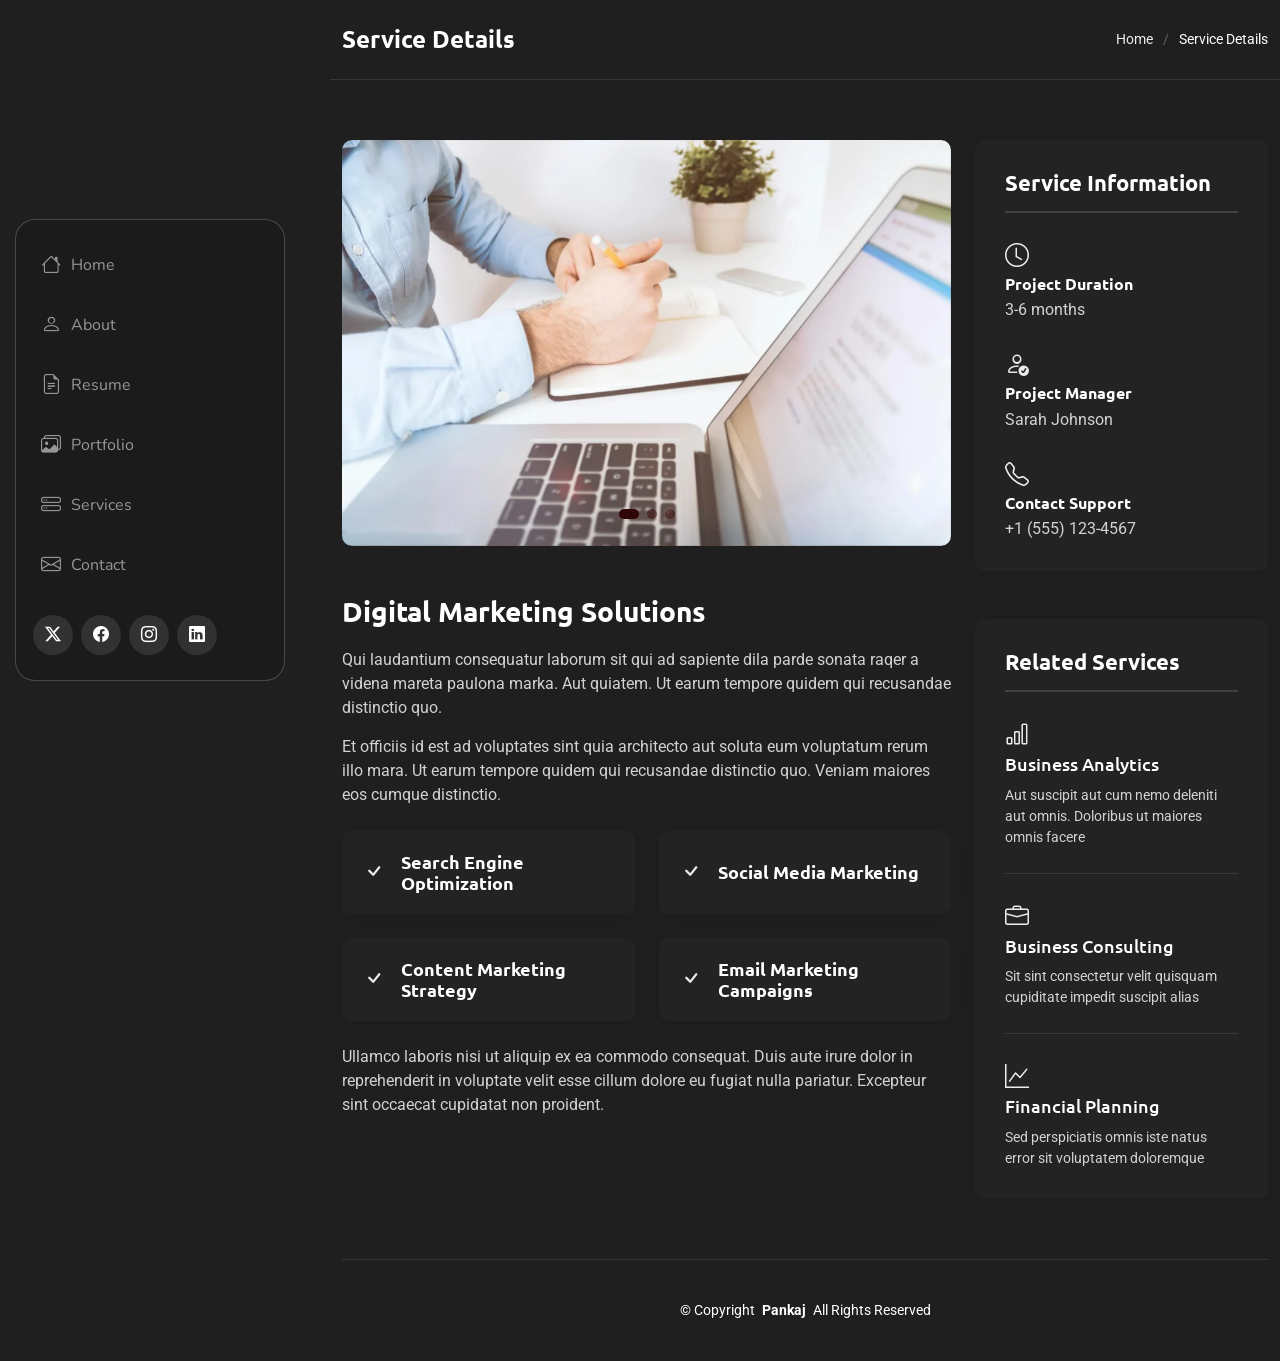
<file: service-details.html>
<!DOCTYPE html>
<html lang="en">

<head>
  <meta charset="utf-8">
  <meta content="width=device-width, initial-scale=1.0" name="viewport">
  <title>Service Details - SnapFolio Bootstrap Template</title>
  <meta name="description" content="">
  <meta name="keywords" content="">

  <!-- Favicons -->
  <link href="assets/img/favicon.png" rel="icon">
  <link href="assets/img/apple-touch-icon.png" rel="apple-touch-icon">

  <!-- Fonts -->
  <link href="https://fonts.googleapis.com" rel="preconnect">
  <link href="https://fonts.gstatic.com" rel="preconnect" crossorigin>
  <link
    href="https://fonts.googleapis.com/css2?family=Roboto:ital,wght@0,100;0,300;0,400;0,500;0,700;0,900;1,100;1,300;1,400;1,500;1,700;1,900&family=Ubuntu:ital,wght@0,300;0,400;0,500;0,700;1,300;1,400;1,500;1,700&family=Nunito:ital,wght@0,200;0,300;0,400;0,500;0,600;0,700;0,800;0,900;1,200;1,300;1,400;1,500;1,600;1,700;1,800;1,900&display=swap"
    rel="stylesheet">

  <!-- Vendor CSS Files -->
  <link href="assets/vendor/bootstrap/css/bootstrap.min.css" rel="stylesheet">
  <link href="assets/vendor/bootstrap-icons/bootstrap-icons.css" rel="stylesheet">
  <link href="assets/vendor/aos/aos.css" rel="stylesheet">
  <link href="assets/vendor/glightbox/css/glightbox.min.css" rel="stylesheet">
  <link href="assets/vendor/swiper/swiper-bundle.min.css" rel="stylesheet">

  <!-- Main CSS File -->
  <link href="assets/css/main.css" rel="stylesheet">

</head>

<body class="service-details-page">

  <header id="header" class="header dark-background d-flex flex-column justify-content-center">
    <i class="header-toggle d-xl-none bi bi-list"></i>

    <div class="header-container d-flex flex-column align-items-start">
      <nav id="navmenu" class="navmenu">
        <ul>
          <li><a href="index.html#hero"><i class="bi bi-house navicon"></i>Home</a></li>
          <li><a href="index.html#about"><i class="bi bi-person navicon"></i> About</a></li>
          <li><a href="index.html#resume"><i class="bi bi-file-earmark-text navicon"></i> Resume</a></li>
          <li><a href="index.html#portfolio"><i class="bi bi-images navicon"></i> Portfolio</a></li>
          <li><a href="index.html#services"><i class="bi bi-hdd-stack navicon"></i> Services</a></li>

          <li><a href="index.html#contact"><i class="bi bi-envelope navicon"></i> Contact</a></li>
        </ul>
      </nav>

      <div class="social-links text-center">
        <a href="#" class="twitter"><i class="bi bi-twitter-x"></i></a>
        <a href="#" class="facebook"><i class="bi bi-facebook"></i></a>
        <a href="#" class="instagram"><i class="bi bi-instagram"></i></a>

        <a href="#" class="linkedin"><i class="bi bi-linkedin"></i></a>
      </div>

    </div>

  </header>

  <main class="main">

    <!-- Page Title -->
    <div class="page-title dark-background">
      <div class="container d-lg-flex justify-content-between align-items-center">
        <h1 class="mb-2 mb-lg-0">Service Details</h1>
        <nav class="breadcrumbs">
          <ol>
            <li><a href="index.html">Home</a></li>
            <li class="current">Service Details</li>
          </ol>
        </nav>
      </div>
    </div><!-- End Page Title -->

    <!-- Service Details Section -->
    <section id="service-details" class="service-details section">

      <div class="container" data-aos="fade-up" data-aos-delay="100">

        <div class="row gy-4">

          <div class="col-lg-8">
            <div class="service-details-slider swiper init-swiper">
              <script type="application/json" class="swiper-config">
                {
                  "loop": true,
                  "speed": 600,
                  "autoplay": {
                    "delay": 5000
                  },
                  "slidesPerView": 1,
                  "pagination": {
                    "el": ".swiper-pagination",
                    "type": "bullets",
                    "clickable": true
                  }
                }
              </script>
              <div class="swiper-wrapper align-items-center">
                <div class="swiper-slide">
                  <img src="assets/img/services/services-1.webp" alt="" class="img-fluid" loading="lazy">
                </div>
                <div class="swiper-slide">
                  <img src="assets/img/services/services-2.webp" alt="" class="img-fluid" loading="lazy">
                </div>
                <div class="swiper-slide">
                  <img src="assets/img/services/services-3.webp" alt="" class="img-fluid" loading="lazy">
                </div>
              </div>
              <div class="swiper-pagination"></div>
            </div>

            <div class="content mt-5">
              <h3>Digital Marketing Solutions</h3>
              <p>
                Qui laudantium consequatur laborum sit qui ad sapiente dila parde sonata raqer a videna mareta paulona
                marka. Aut quiatem. Ut earum tempore quidem qui recusandae distinctio quo.
              </p>
              <p>
                Et officiis id est ad voluptates sint quia architecto aut soluta eum voluptatum rerum illo mara. Ut
                earum tempore quidem qui recusandae distinctio quo. Veniam maiores eos cumque distinctio.
              </p>

              <div class="features mt-4">
                <div class="row gy-4">
                  <div class="col-md-6" data-aos="fade-up" data-aos-delay="100">
                    <div class="feature-box d-flex align-items-center">
                      <i class="bi bi-check"></i>
                      <h4>Search Engine Optimization</h4>
                    </div>
                  </div>
                  <div class="col-md-6" data-aos="fade-up" data-aos-delay="200">
                    <div class="feature-box d-flex align-items-center">
                      <i class="bi bi-check"></i>
                      <h4>Social Media Marketing</h4>
                    </div>
                  </div>
                  <div class="col-md-6" data-aos="fade-up" data-aos-delay="300">
                    <div class="feature-box d-flex align-items-center">
                      <i class="bi bi-check"></i>
                      <h4>Content Marketing Strategy</h4>
                    </div>
                  </div>
                  <div class="col-md-6" data-aos="fade-up" data-aos-delay="400">
                    <div class="feature-box d-flex align-items-center">
                      <i class="bi bi-check"></i>
                      <h4>Email Marketing Campaigns</h4>
                    </div>
                  </div>
                </div>
              </div>

              <p class="mt-4">
                Ullamco laboris nisi ut aliquip ex ea commodo consequat. Duis aute irure dolor in reprehenderit in
                voluptate velit esse cillum dolore eu fugiat nulla pariatur. Excepteur sint occaecat cupidatat non
                proident.
              </p>
            </div>
          </div>

          <div class="col-lg-4">
            <div class="service-info">
              <h4>Service Information</h4>
              <div class="info-item">
                <i class="bi bi-clock"></i>
                <h5>Project Duration</h5>
                <p>3-6 months</p>
              </div>
              <div class="info-item">
                <i class="bi bi-person-check"></i>
                <h5>Project Manager</h5>
                <p>Sarah Johnson</p>
              </div>
              <div class="info-item">
                <i class="bi bi-telephone"></i>
                <h5>Contact Support</h5>
                <p>+1 (555) 123-4567</p>
              </div>
            </div>

            <div class="related-services mt-5">
              <h4>Related Services</h4>
              <div class="service-item">
                <i class="bi bi-bar-chart"></i>
                <h5><a href="#">Business Analytics</a></h5>
                <p>Aut suscipit aut cum nemo deleniti aut omnis. Doloribus ut maiores omnis facere</p>
              </div>
              <div class="service-item">
                <i class="bi bi-briefcase"></i>
                <h5><a href="#">Business Consulting</a></h5>
                <p>Sit sint consectetur velit quisquam cupiditate impedit suscipit alias</p>
              </div>
              <div class="service-item">
                <i class="bi bi-graph-up"></i>
                <h5><a href="#">Financial Planning</a></h5>
                <p>Sed perspiciatis omnis iste natus error sit voluptatem doloremque</p>
              </div>
            </div>
          </div>

        </div>

      </div>

    </section><!-- /Service Details Section -->

  </main>

  <footer id="footer" class="footer position-relative">

    <div class="container">
      <div class="copyright text-center ">
        <p>© <span>Copyright</span> <strong class="px-1 sitename">Pankaj</strong> <span>All Rights Reserved</span></p>
      </div>
    </div>

  </footer>

  <!-- Scroll Top -->
  <a href="#" id="scroll-top" class="scroll-top d-flex align-items-center justify-content-center"><i
      class="bi bi-arrow-up-short"></i></a>

  <!-- Preloader -->
  <div id="preloader"></div>

  <!-- Vendor JS Files -->
  <script src="assets/vendor/bootstrap/js/bootstrap.bundle.min.js"></script>
  <script src="assets/vendor/aos/aos.js"></script>
  <script src="assets/vendor/typed.js/typed.umd.js"></script>
  <script src="assets/vendor/purecounter/purecounter_vanilla.js"></script>
  <script src="assets/vendor/waypoints/noframework.waypoints.js"></script>
  <script src="assets/vendor/isotope-layout/isotope.pkgd.min.js"></script>
  <script src="assets/vendor/imagesloaded/imagesloaded.pkgd.min.js"></script>
  <script src="assets/vendor/glightbox/js/glightbox.min.js"></script>
  <script src="assets/vendor/swiper/swiper-bundle.min.js"></script>

  <!-- Main JS File -->
  <script src="assets/js/main.js"></script>

  <script>
    document.addEventListener('DOMContentLoaded', function () {
      const params = new URLSearchParams(window.location.search);
      const id = params.get('id');

      const serviceData = {
        'android-dev': {
          title: 'Android Application Development',
          description: 'We develop high-quality, native Android applications using Java, Kotlin, and Flutter. Our apps are designed to be robust, scalable, and user-friendly, ensuring a seamless experience across all Android devices.',
          features: ['Custom Android App Development', 'UI/UX Design for Android', 'App Maintenance & Support', 'Google Play Store Deployment'],
          images: ['assets/img/services/services-1.webp']
        },
        'ios-dev': {
          title: 'IOS Application Development',
          description: 'Expert iOS application development using Flutter for cross-platform efficiency and native performance. We create stunning apps for iPhone and iPad that adhere to Apple\'s strict design guidelines.',
          features: ['Custom iOS App Development', 'Flutter Cross-Platform Solutions', 'App Store Optimization', 'Maintenance & Updates'],
          images: ['assets/img/services/services-2.webp']
        },
        'desktop-dev': {
          title: 'Desktop Application Development',
          description: 'Building powerful cross-platform desktop applications using Electron, HTML, CSS, and JavaScript. We deliver desktop solutions that run smoothly on Windows, macOS, and Linux.',
          features: ['Cross-Platform Desktop Apps', 'Electron Development', 'Modern UI/UX for Desktop', 'Offline Functionality'],
          images: ['assets/img/services/services-3.webp']
        },
        'backend-node': {
          title: 'Backend Development [ Node ]',
          description: 'Scalable and high-performance backend development using Node.js, Express.js, and MongoDB. We build secure RESTful APIs and real-time applications to power your business.',
          features: ['REST API Development', 'Real-time Applications', 'Database Design & Management', 'Server-Side Logic'],
          images: ['assets/img/services/services-1.webp']
        },
        'backend-php': {
          title: 'Backend Development [ PHP ]',
          description: 'Reliable backend solutions using Core PHP and MySQL. We provide custom backend development tailored to your specific business needs with a focus on security and performance.',
          features: ['Custom PHP Development', 'MySQL Database Integration', 'Legacy System Maintenance', 'Secure API Systems'],
          images: ['assets/img/services/services-2.webp']
        },
        'firebase': {
          title: 'Firebase Uses & Integration',
          description: 'Comprehensive Firebase integration services including Cloud Firestore, Authentication, Cloud Functions, and Realtime Database for rapid and scalable app development.',
          features: ['Firebase Authentication', 'Cloud Firestore Integration', 'Push Notifications', 'Realtime Database'],
          images: ['assets/img/services/services-3.webp']
        }
      };

      if (id && serviceData[id]) {
        const data = serviceData[id];

        // Update Title
        const headerTitle = document.querySelector('.page-title h1');
        if (headerTitle) headerTitle.textContent = data.title;

        const contentTitle = document.querySelector('.service-details .content h3');
        if (contentTitle) contentTitle.textContent = data.title;

        // Update Description (First paragraph)
        const contentDesc = document.querySelector('.service-details .content p');
        if (contentDesc) contentDesc.textContent = data.description;

        // Update Features
        // We will replace the whole features list to match the data
        const featuresContainer = document.querySelector('.service-details .features .row');
        if (featuresContainer && data.features) {
          featuresContainer.innerHTML = '';
          data.features.forEach((feature, index) => {
            const delay = (index + 1) * 100;
            const col = document.createElement('div');
            col.className = 'col-md-6';
            col.setAttribute('data-aos', 'fade-up');
            col.setAttribute('data-aos-delay', delay);
            col.innerHTML = `
                    <div class="feature-box d-flex align-items-center">
                      <i class="bi bi-check"></i>
                      <h4>${feature}</h4>
                    </div>
                `;
            featuresContainer.appendChild(col);
          });
        }

        // Update Images (Swiper)
        const swiperWrapper = document.querySelector('.swiper-wrapper');
        if (swiperWrapper && data.images) {
          swiperWrapper.innerHTML = '';
          data.images.forEach(imgSrc => {
            const slide = document.createElement('div');
            slide.className = 'swiper-slide';
            slide.innerHTML = `<img src="${imgSrc}" alt="${data.title}" class="img-fluid">`;
            swiperWrapper.appendChild(slide);
          });
        }

      }
    });
  </script>

</body>

</html>
</file>
<file: assets/css/styles.css>
/* Design tokens & core styles */

:root {
  --bg-primary: #07080e;
  --bg-surface: #0c0e17;
  --bg-surface-elevated: #121522;
  --brand-cyan: #06b6d4;
  --brand-cyan-light: #22d3ee;
  --brand-sky: #0ea5e9;
  --brand-emerald: #10b981;
  --text-primary: #ffffff;
  --text-secondary: #e2e8f0;
  --text-muted: #94a3b8;
  --border-subtle: rgba(255, 255, 255, 0.08);
  --border-accent: rgba(6, 182, 212, 0.35);
  --font-sans: "Plus Jakarta Sans", system-ui, -apple-system, sans-serif;
  --font-display: "Plus Jakarta Sans", system-ui, -apple-system, sans-serif;
  --font-mono: "JetBrains Mono", ui-monospace, SFMono-Regular, Menlo, Monaco, Consolas, monospace;
}

/* Base & reset */
html {
  scrollbar-gutter: stable;
  scroll-behavior: smooth;
  scroll-padding-top: calc(max(0.75rem, env(safe-area-inset-top, 0.75rem)) + 4rem);
  background-color: var(--bg-primary);
  overflow-x: hidden;
  width: 100%;
}
@media (min-width: 640px) {
  html {
    scroll-padding-top: 5.5rem;
  }
}

body {
  background-color: var(--bg-primary);
  color: var(--text-primary);
  font-family: var(--font-sans);
  -webkit-font-smoothing: antialiased;
  text-rendering: optimizeLegibility;
  overflow-x: hidden;
  width: 100%;
}

::selection {
  background-color: #0284c7;
  color: #ffffff;
}

/* Focus rings */
a:focus-visible,
button:focus-visible,
[tabindex="0"]:focus-visible {
  outline: 2px solid var(--brand-cyan) !important;
  outline-offset: 3px !important;
}

/* Min touch target */
button, 
a.btn-primary, 
a.btn-ghost, 
.filter-tab {
  min-height: 44px;
}

/* Gradient text */
.gradient-cyan {
  background: linear-gradient(135deg, #22d3ee 0%, #06b6d4 50%, #f8fafc 100%);
  -webkit-background-clip: text;
  -webkit-text-fill-color: transparent;
  background-clip: text;
}

/* Background grid */
.grid-mesh {
  background-image:
    linear-gradient(to right, rgba(255, 255, 255, 0.035) 1px, transparent 1px),
    linear-gradient(to bottom, rgba(255, 255, 255, 0.035) 1px, transparent 1px);
  background-size: 48px 48px;
  mask-image: radial-gradient(ellipse 75% 55% at 50% 20%, black 25%, transparent 80%);
  -webkit-mask-image: radial-gradient(ellipse 75% 55% at 50% 20%, black 25%, transparent 80%);
  pointer-events: none;
}

/* Section headings */
.section-eyebrow {
  display: inline-flex;
  align-items: center;
  gap: 0.6rem;
  font-family: var(--font-mono);
  font-size: 0.75rem;
  font-weight: 600;
  letter-spacing: 0.2em;
  text-transform: uppercase;
  color: var(--brand-cyan-light);
}
.section-eyebrow::before {
  content: "";
  display: inline-block;
  height: 1px;
  width: 1.75rem;
  background: linear-gradient(90deg, #22d3ee, #0ea5e9);
}

.section-title {
  margin-top: 0.85rem;
  font-family: var(--font-display);
  font-weight: 800;
  letter-spacing: -0.035em;
  color: #ffffff;
  font-size: clamp(1.85rem, 3.8vw, 2.9rem);
  line-height: 1.12;
  text-wrap: balance;
}

/* Header */
.site-header {
  top: max(0.75rem, env(safe-area-inset-top, 0.75rem));
  transition: top 0.2s ease;
}
@media (min-width: 640px) {
  .site-header {
    top: 1.25rem;
  }
}

/* Hero */
#hero {
  position: relative;
  display: flex;
  flex-direction: column;
  box-sizing: border-box;
  padding-top: calc(max(0.75rem, env(safe-area-inset-top, 0.75rem)) + 4.25rem);
  padding-bottom: 2.5rem;
}

#hero > .hero-container {
  width: 100%;
}

@media (min-width: 768px) {
  #hero {
    min-height: 100vh;
    min-height: 100dvh;
    padding-top: clamp(6.5rem, 11vw, 9rem);
    padding-bottom: clamp(4rem, 6vw, 6rem);
  }

  #hero > .hero-container {
    margin-top: auto;
    margin-bottom: auto;
  }
}

/* Hero typography */
.hero-headline {
  font-family: var(--font-display);
  font-weight: 800;
  letter-spacing: -0.038em;
  font-size: clamp(1.625rem, 5vw, 4.85rem);
  line-height: 1.08;
  color: #ffffff;
  overflow-wrap: break-word;
}

/* Stats bar */
.command-telemetry-bar {
  display: grid;
  grid-template-columns: repeat(2, minmax(0, 1fr));
  gap: 1px;
  background: var(--border-subtle);
  border: 1px solid var(--border-subtle);
  border-radius: 1.5rem;
  backdrop-filter: blur(16px);
  overflow: hidden;
}
@media (min-width: 1024px) {
  .command-telemetry-bar {
    grid-template-columns: repeat(4, minmax(0, 1fr));
  }
}
.telemetry-cell {
  background: #090b14;
  padding: 1.35rem 1.25rem;
  transition: background 0.2s ease;
}
@media (min-width: 640px) {
  .telemetry-cell {
    padding: 1.75rem 2rem;
  }
}
@media (min-width: 1024px) {
  .telemetry-cell {
    padding: 2rem 2.25rem;
  }
}
.telemetry-cell:hover {
  background: #0f1322;
}
.telemetry-num {
  font-family: var(--font-display);
  font-weight: 800;
  font-size: clamp(2rem, 3.8vw, 3rem);
  line-height: 1;
  letter-spacing: -0.03em;
  color: #ffffff;
}
.telemetry-lbl {
  margin-top: 0.65rem;
  font-size: 0.875rem;
  color: var(--text-muted);
  font-family: var(--font-mono);
  letter-spacing: 0.02em;
}

/* Systems grid */
.grid-cols-systems {
  display: grid;
  grid-template-columns: repeat(1, minmax(0, 1fr));
  gap: 1.5rem;
}
@media (min-width: 640px) {
  .grid-cols-systems { grid-template-columns: repeat(2, minmax(0, 1fr)); }
}
@media (min-width: 1024px) {
  .grid-cols-systems { grid-template-columns: repeat(3, minmax(0, 1fr)); gap: 1.75rem; }
}

.system-card {
  position: relative;
  border-radius: 1.25rem;
  padding: 1.25rem;
  background: linear-gradient(165deg, rgba(255, 255, 255, 0.035), rgba(255, 255, 255, 0.01));
  border: 1px solid var(--border-subtle);
  display: flex;
  flex-direction: column;
  justify-content: space-between;
  height: 100%;
  transition: transform 0.24s cubic-bezier(0.16, 1, 0.3, 1), border-color 0.2s ease, box-shadow 0.2s ease;
}
@media (min-width: 640px) {
  .system-card { padding: 1.35rem; }
}
.system-card:hover {
  transform: translateY(-3px);
  border-color: rgba(6, 182, 212, 0.35);
  box-shadow: 0 16px 36px -12px rgba(6, 182, 212, 0.12);
  background: linear-gradient(165deg, rgba(6, 182, 212, 0.03), rgba(255, 255, 255, 0.012));
}

.system-icon {
  width: 48px;
  height: 48px;
  border-radius: 0.8rem;
  object-fit: cover;
  background: #11131c;
  border: 1px solid rgba(255, 255, 255, 0.12);
  box-shadow: 0 4px 14px -3px rgba(0, 0, 0, 0.7), inset 0 0 0 1px rgba(255, 255, 255, 0.08);
}
@media (min-width: 640px) {
  .system-icon { width: 48px; height: 48px; }
}

/* Card footer */
.system-card-footer {
  margin-top: 1.25rem;
  padding-top: 1rem;
  border-top: 1px solid rgba(255, 255, 255, 0.1);
  display: flex;
  align-items: center;
  justify-content: space-between;
  gap: 0.75rem;
}

.system-card-footer .btn-specs {
  display: inline-flex;
  align-items: center;
  gap: 0.45rem;
  font-size: 0.75rem;
  font-weight: 600;
  color: #22d3ee;
  background: rgba(6, 182, 212, 0.1);
  border: 1px solid rgba(6, 182, 212, 0.25);
  border-radius: 0.6rem;
  padding: 0.5rem 0.85rem;
  min-height: 38px;
  transition: all 0.2s ease;
  cursor: pointer;
  white-space: nowrap;
}

.system-card-footer .btn-specs:hover {
  background: rgba(6, 182, 212, 0.2);
  color: #67e8f9;
  border-color: rgba(6, 182, 212, 0.4);
}

.system-card-footer .btn-ext-link {
  display: inline-flex;
  align-items: center;
  gap: 0.45rem;
  font-size: 0.75rem;
  font-weight: 500;
  color: rgba(255, 255, 255, 0.85);
  background: rgba(255, 255, 255, 0.05);
  border: 1px solid rgba(255, 255, 255, 0.1);
  border-radius: 0.6rem;
  padding: 0.5rem 0.75rem;
  min-height: 38px;
  transition: all 0.2s ease;
  text-decoration: none;
  white-space: nowrap;
}

.system-card-footer .btn-ext-link:hover {
  background: rgba(255, 255, 255, 0.1);
  color: #ffffff;
  border-color: rgba(255, 255, 255, 0.22);
}

.system-card-footer .btn-ext-live {
  color: #22d3ee;
  background: rgba(6, 182, 212, 0.08);
  border-color: rgba(6, 182, 212, 0.2);
}

.system-card-footer .btn-ext-live:hover {
  background: rgba(6, 182, 212, 0.16);
  color: #67e8f9;
  border-color: rgba(6, 182, 212, 0.35);
}

.system-card-footer .badge-nda {
  display: inline-flex;
  align-items: center;
  gap: 0.35rem;
  font-family: var(--font-mono, monospace);
  font-size: 0.7rem;
  color: rgba(103, 232, 249, 0.85);
  background: rgba(6, 182, 212, 0.08);
  border: 1px solid rgba(6, 182, 212, 0.2);
  border-radius: 0.5rem;
  padding: 0.4rem 0.6rem;
  min-height: 38px;
  white-space: nowrap;
}

.system-card-footer svg {
  width: 14px;
  height: 14px;
  max-width: 14px;
  max-height: 14px;
  flex-shrink: 0;
}

.system-card-footer .badge-nda svg {
  width: 13px !important;
  height: 13px !important;
  max-width: 13px !important;
  max-height: 13px !important;
  min-width: 13px !important;
  min-height: 13px !important;
}

/* Filter toolbar */
.filter-tab {
  display: inline-flex;
  align-items: center;
  gap: 0.45rem;
  padding: 0.5rem 1.15rem;
  border-radius: 9999px;
  font-size: 0.825rem;
  font-weight: 500;
  color: #cbd5e1;
  background: transparent;
  border: 1px solid transparent;
  cursor: pointer;
  transition: all 0.2s cubic-bezier(0.16, 1, 0.3, 1);
  min-height: 44px;
  white-space: nowrap;
}
@media (min-width: 640px) {
  .filter-tab {
    gap: 0.5rem;
    padding: 0.5rem 1.25rem;
    font-size: 0.85rem;
    min-height: 40px;
  }
}
.filter-tab:hover {
  color: #fff;
  background: rgba(255, 255, 255, 0.08);
}
.filter-tab:focus-visible {
  outline: 2px solid var(--brand-cyan);
  outline-offset: 2px;
}
.filter-tab.is-active {
  color: #fff;
  background: rgba(6, 182, 212, 0.15);
  border-color: rgba(6, 182, 212, 0.4);
  box-shadow: 0 0 16px -4px rgba(6, 182, 212, 0.35);
}
.filter-tab.is-active .count-badge {
  background: rgba(6, 182, 212, 0.25);
  color: #22d3ee;
}

.count-badge {
  font-size: 0.72rem;
  font-family: var(--font-mono);
  padding: 0.1rem 0.5rem;
  border-radius: 9999px;
  background: rgba(255, 255, 255, 0.08);
  color: rgba(255, 255, 255, 0.7);
  line-height: 1.2;
  transition: all 0.2s ease;
}

/* Origin badges */
.origin-tag-client {
  display: inline-flex;
  align-items: center;
  gap: 0.35rem;
  font-family: var(--font-mono);
  font-size: 0.65rem;
  text-transform: uppercase;
  letter-spacing: 0.05em;
  font-weight: 600;
  padding: 0.2rem 0.5rem;
  border-radius: 0.375rem;
  background: rgba(6, 182, 212, 0.1);
  border: 1px solid rgba(6, 182, 212, 0.25);
  color: #22d3ee;
}

.origin-tag-personal {
  display: inline-flex;
  align-items: center;
  gap: 0.35rem;
  font-family: var(--font-mono);
  font-size: 0.65rem;
  text-transform: uppercase;
  letter-spacing: 0.05em;
  font-weight: 600;
  padding: 0.2rem 0.5rem;
  border-radius: 0.375rem;
  background: rgba(16, 185, 129, 0.1);
  border: 1px solid rgba(16, 185, 129, 0.25);
  color: #34d399;
}

/* Architecture */
.pillar-schematic {
  padding: 1.75rem 0;
  border-top: 1px solid var(--border-subtle);
  transition: border-color 0.2s ease, box-shadow 0.2s ease;
}
.pillar-schematic:hover {
  border-top-color: var(--brand-cyan);
  box-shadow: inset 0 1px 0 0 var(--brand-cyan);
}
.pillar-num {
  font-family: var(--font-mono);
  font-size: 0.9rem;
  font-weight: 700;
  color: var(--brand-cyan-light);
  letter-spacing: 0.15em;
}

/* Timeline */
.timeline-track {
  position: relative;
  border-left: 2px solid rgba(6, 182, 212, 0.25);
  margin-left: 1rem;
  padding-left: 2rem;
  display: flex;
  flex-direction: column;
  gap: 3rem;
}
.timeline-item {
  position: relative;
}
.timeline-node {
  position: absolute;
  left: calc(-2rem - 9px);
  top: 0.35rem;
  width: 1rem;
  height: 1rem;
  border-radius: 9999px;
  background-color: var(--bg-primary);
  border: 2px solid var(--brand-cyan);
  box-shadow: 0 0 10px rgba(6, 182, 212, 0.5);
  transition: transform 0.2s cubic-bezier(0.16, 1, 0.3, 1), box-shadow 0.2s ease;
}
.timeline-item:hover .timeline-node {
  transform: scale(1.2);
  box-shadow: 0 0 16px rgba(6, 182, 212, 0.85);
}

/* Tech stack */
.stack-domain {
  padding-top: 1.15rem;
  padding-bottom: 0.25rem;
  border-top: 1px solid var(--border-subtle);
}
.stack-domain-header {
  display: flex;
  align-items: center;
  justify-content: space-between;
  margin-bottom: 0.85rem;
}
.stack-domain-title {
  font-family: var(--font-mono);
  font-size: 0.75rem;
  font-weight: 600;
  text-transform: uppercase;
  letter-spacing: 0.05em;
  color: #22d3ee;
}
.stack-domain-tag {
  font-family: var(--font-mono);
  font-size: 11px;
  color: rgba(34, 211, 238, 0.8);
}
.stack-subgroup {
  margin-bottom: 0.85rem;
}
.stack-subgroup:last-child {
  margin-bottom: 0;
}
.stack-subgroup-title {
  font-family: var(--font-mono);
  font-size: 11px;
  text-transform: uppercase;
  letter-spacing: 0.05em;
  color: rgba(255, 255, 255, 0.65);
  margin-bottom: 0.4rem;
}
.stack-chips {
  display: flex;
  flex-wrap: wrap;
  gap: 0.38rem !important;
  align-items: center;
}
.stack-badge {
  display: inline-flex;
  align-items: center;
  padding: 0.24rem 0.52rem;
  border-radius: 0.375rem;
  font-family: var(--font-mono);
  font-size: 0.74rem;
  font-weight: 500;
  line-height: 1.25;
  color: rgba(255, 255, 255, 0.82);
  background: rgba(255, 255, 255, 0.055) !important;
  border: none !important;
  box-shadow: none !important;
  transition: all 0.18s cubic-bezier(0.16, 1, 0.3, 1);
  white-space: nowrap;
}
.stack-badge.text-white {
  color: #ffffff !important;
  font-weight: 600;
  background: rgba(255, 255, 255, 0.09) !important;
}
.stack-badge:hover {
  color: #22d3ee !important;
  background: rgba(6, 182, 212, 0.14) !important;
  transform: translateY(-1px);
}

/* Core Competencies Strip */
.competencies-divider {
  margin-top: 2.75rem;
  padding-top: 2rem;
  border-top: 1px solid var(--border-subtle);
}
.competencies-title {
  font-family: var(--font-mono);
  font-size: 0.75rem;
  font-weight: 600;
  text-transform: uppercase;
  letter-spacing: 0.08em;
  color: #22d3ee;
  margin-bottom: 1.25rem;
}
.competencies-grid {
  display: grid;
  grid-template-columns: 1fr;
  gap: 1.5rem;
}
@media (min-width: 640px) {
  .competencies-grid {
    grid-template-columns: repeat(2, minmax(0, 1fr));
    gap: 1.75rem;
  }
}
@media (min-width: 1024px) {
  .competencies-grid {
    grid-template-columns: repeat(3, minmax(0, 1fr));
    column-gap: 2rem;
    row-gap: 1.75rem;
  }
}
.competency-item {
  display: flex;
  align-items: flex-start;
  gap: 0.75rem;
}
.competency-number {
  font-family: var(--font-mono);
  font-size: 0.85rem;
  font-weight: 600;
  color: #22d3ee;
  line-height: 1.35;
  flex-shrink: 0;
}
.competency-title {
  color: #ffffff;
  font-size: 0.875rem;
  font-weight: 600;
  line-height: 1.35;
}
.competency-desc {
  font-size: 0.78rem;
  color: rgba(255, 255, 255, 0.72);
  margin-top: 0.25rem;
  line-height: 1.5;
}

/* Fallback utilities for missing tailwind classes */
.mb-4 { margin-bottom: 1rem; }
.mb-2 { margin-bottom: 0.5rem; }
.pt-10 { padding-top: 2.5rem; }
.pt-8 { padding-top: 2rem; }
.gap-1\.5 { gap: 0.375rem; }
.gap-2\.5 { gap: 0.625rem; }
@media (min-width: 640px) {
  .sm\:gap-8 { gap: 2rem; }
  .sm\:mt-12 { margin-top: 3rem; }
  .sm\:mt-14 { margin-top: 3.5rem; }
}
.text-cyan-400\/80 { color: rgba(34, 211, 238, 0.8); }
.text-emerald-400\/80 { color: rgba(52, 211, 153, 0.8); }
.text-white\/70 { color: rgba(255, 255, 255, 0.7); }
.text-white\/75 { color: rgba(255, 255, 255, 0.75); }
.text-white\/90 { color: rgba(255, 255, 255, 0.9); }
.text-emerald-300 { color: #6ee7b7 !important; }
.text-emerald-400 { color: #34d399 !important; }
.bg-emerald-500\/10 { background-color: rgba(16, 185, 129, 0.1) !important; }
.border-emerald-500\/20 { border-color: rgba(16, 185, 129, 0.2) !important; }
.bg-\[\#0c0c12\] { background-color: #0c0c12 !important; }
.w-16 { width: 4rem !important; }
.h-16 { height: 4rem !important; }
.w-20 { width: 5rem !important; }
.h-20 { height: 5rem !important; }
.w-36 { width: 9rem !important; }
.h-36 { height: 9rem !important; }
.hover\:border-cyan-500\/30:hover { border-color: rgba(6, 182, 212, 0.3) !important; }
.hover\:border-emerald-500\/30:hover { border-color: rgba(16, 185, 129, 0.3) !important; }
.hover\:bg-white\/\[0\.08\]:hover { background-color: rgba(255, 255, 255, 0.08) !important; }

/* About section stat cards */
.about-stat-card {
  padding: 0.85rem 0.95rem;
  border-radius: 0.85rem;
  background: rgba(255, 255, 255, 0.03);
  border: 1px solid rgba(255, 255, 255, 0.08);
  transition: all 0.2s cubic-bezier(0.16, 1, 0.3, 1);
  display: flex;
  flex-direction: column;
  justify-content: center;
}
.about-stat-card:hover {
  border-color: rgba(34, 211, 238, 0.35);
  background: rgba(255, 255, 255, 0.05);
  transform: translateY(-2px);
}
.stat-val {
  font-family: var(--font-display);
  font-size: 1.5rem;
  font-weight: 700;
  line-height: 1.1;
  letter-spacing: -0.02em;
}
@media (min-width: 640px) {
  .stat-val {
    font-size: 1.65rem;
  }
}
.stat-label {
  font-family: var(--font-mono);
  font-size: 0.75rem;
  font-weight: 500;
  margin-top: 0.35rem;
  line-height: 1.25;
}
.stat-sub {
  font-size: 11px;
  color: rgba(255, 255, 255, 0.65);
  margin-top: 0.2rem;
  line-height: 1.2;
  white-space: nowrap;
}

@keyframes pulseSlow {
  0%, 100% { opacity: 1; transform: scale(1); }
  50% { opacity: 0.4; transform: scale(0.9); }
}
.animate-pulse {
  animation: pulseSlow 2s cubic-bezier(0.4, 0, 0.6, 1) infinite;
}

/* Layout helpers */
.grid-cols-1 { grid-template-columns: repeat(1, minmax(0, 1fr)) !important; }
.grid-cols-2 { grid-template-columns: repeat(2, minmax(0, 1fr)) !important; }
.grid-cols-3 { grid-template-columns: repeat(3, minmax(0, 1fr)) !important; }
.grid-cols-4 { grid-template-columns: repeat(4, minmax(0, 1fr)) !important; }
.gap-3\.5 { gap: 0.875rem !important; }
.gap-16 { gap: 4rem !important; }
@media (min-width: 1024px) {
  .lg\:gap-16 { gap: 4rem !important; }
}

.hero-cta-group {
  gap: 0.875rem !important;
}
@media (min-width: 640px) {
  .hero-cta-group {
    gap: 1rem !important;
  }
}

/* Executive Profile Card */
.executive-profile-card {
  box-sizing: border-box !important;
  padding: 1.25rem !important;
  border-radius: 1.5rem !important;
  background: rgba(255, 255, 255, 0.025) !important;
  border: 1px solid rgba(255, 255, 255, 0.09) !important;
  backdrop-filter: blur(24px) !important;
  -webkit-backdrop-filter: blur(24px) !important;
  box-shadow: 0 25px 50px -12px rgba(0, 0, 0, 0.5) !important;
  width: 100% !important;
  max-width: 27rem !important;
}
@media (min-width: 640px) {
  .executive-profile-card {
    padding: 1.65rem !important;
  }
}

.profile-card-header {
  display: flex !important;
  align-items: center !important;
  gap: 0.85rem !important;
}

.profile-avatar-wrapper {
  position: relative !important;
  width: 3.5rem !important;
  height: 3.5rem !important;
  flex-shrink: 0 !important;
  border-radius: 9999px !important;
  padding: 2px !important;
  background: linear-gradient(to top right, #22d3ee, #0284c7) !important;
  box-shadow: 0 0 25px -4px rgba(6, 182, 212, 0.45) !important;
}
.profile-avatar-img {
  width: 100% !important;
  height: 100% !important;
  border-radius: 9999px !important;
  object-fit: cover !important;
  background: #0c0c12 !important;
  display: block !important;
}

.profile-status-badge {
  margin-top: 0.95rem !important;
  display: flex !important;
  align-items: center !important;
  justify-content: center !important;
  gap: 0.5rem !important;
  padding: 0.38rem 0.85rem !important;
  border-radius: 9999px !important;
  background: rgba(16, 185, 129, 0.08) !important;
  border: 1px solid rgba(16, 185, 129, 0.22) !important;
  font-family: var(--font-mono, monospace) !important;
  font-size: 0.72rem !important;
  color: #34d399 !important;
  line-height: 1.3 !important;
  max-width: 100% !important;
  box-sizing: border-box !important;
  min-width: 0 !important;
}

.profile-card-divider {
  margin-top: 1rem !important;
  padding-top: 0.95rem !important;
  border-top: 1px solid rgba(255, 255, 255, 0.08) !important;
}

.profile-bio-text {
  font-size: 0.82rem !important;
  line-height: 1.6 !important;
  color: rgba(255, 255, 255, 0.8) !important;
  margin: 0 !important;
}

.flex-wrap {
  flex-wrap: wrap !important;
}
@media (min-width: 640px) {
  .sm\:col-span-2 {
    grid-column: span 2 / span 2 !important;
  }
}
@media (min-width: 1024px) {
  .lg\:col-span-2 {
    grid-column: span 2 / span 2 !important;
  }
  .lg\:col-span-3 {
    grid-column: span 3 / span 3 !important;
  }
}

/* Specs modal */
#specs-modal {
  margin: auto;
  border: none;
  padding: 0;
  border-radius: 1.75rem;
  background: #0c0e18;
  color: #ffffff;
  max-width: 44rem;
  width: calc(100% - 2rem);
  box-shadow: 0 25px 60px -15px rgba(0, 0, 0, 0.9), 0 0 0 1px rgba(255, 255, 255, 0.12);
  outline: none;
}
#specs-modal::backdrop {
  background: rgba(5, 7, 12, 0.85);
  backdrop-filter: blur(14px);
  -webkit-backdrop-filter: blur(14px);
}
#specs-modal[open] {
  opacity: 1;
  animation: modalEnter 0.24s cubic-bezier(0.16, 1, 0.3, 1) forwards;
}
@media (prefers-reduced-motion: reduce) {
  #specs-modal[open] {
    animation: none;
  }
}
@keyframes modalEnter {
  from { opacity: 0; transform: scale(0.97) translateY(8px); }
  to   { opacity: 1; transform: scale(1) translateY(0); }
}
#specs-modal-content {
  padding: 1.5rem 1.15rem;
  max-height: 85vh;
  overflow-y: auto;
  overscroll-behavior: contain;
}
@media (min-width: 640px) {
  #specs-modal-content { padding: 2.5rem; }
}

/* Buttons */
.btn-primary {
  display: inline-flex;
  align-items: center;
  justify-content: center;
  gap: 0.6rem;
  padding: 0.85rem 1.6rem;
  border-radius: 9999px;
  font-weight: 600;
  font-size: 0.95rem;
  background: #ffffff;
  color: #07080e;
  border: 1px solid rgba(255, 255, 255, 0.1);
  box-shadow: 0 8px 20px -6px rgba(255, 255, 255, 0.22);
  transition: all 0.18s ease;
  cursor: pointer;
}
.btn-primary:hover {
  background: #f1f5f9;
  transform: translateY(-2px);
  box-shadow: 0 14px 30px -8px rgba(6, 182, 212, 0.4);
}
.btn-primary:active {
  transform: scale(0.98);
}

.btn-ghost {
  display: inline-flex;
  align-items: center;
  justify-content: center;
  gap: 0.6rem;
  padding: 0.85rem 1.5rem;
  border-radius: 9999px;
  font-weight: 600;
  font-size: 0.95rem;
  background: rgba(255, 255, 255, 0.04);
  color: var(--text-secondary);
  border: 1px solid rgba(255, 255, 255, 0.12);
  backdrop-filter: blur(8px);
  transition: all 0.18s ease;
  cursor: pointer;
}
.btn-ghost:hover {
  background: rgba(255, 255, 255, 0.08);
  border-color: rgba(6, 182, 212, 0.4);
  color: #ffffff;
}
.btn-ghost:active {
  transform: scale(0.98);
}

/* Mobile nav */
#mobile-menu:not(.hidden) {
  display: block;
  animation: mobileMenuEnter 0.22s cubic-bezier(0.16, 1, 0.3, 1) forwards;
}
@keyframes mobileMenuEnter {
  from { opacity: 0; transform: translateY(-8px); }
  to   { opacity: 1; transform: translateY(0); }
}

/* Utilities */

.font-display { font-family: var(--font-display) !important; }
.font-sans { font-family: var(--font-sans) !important; }
.font-mono { font-family: var(--font-mono) !important; }
.italic { font-style: italic; }
.shrink-0 { flex-shrink: 0; }
.whitespace-nowrap { white-space: nowrap; }
.z-10 { z-index: 10; }
.left-1\/2 { left: 50%; }
.-translate-x-1\/2 { transform: translateX(-50%); }
.-top-48 { top: -12rem; }
.top-2\/3 { top: 66.666667%; }
.-left-40 { left: -10rem; }

.h-1\.5 { height: 0.375rem; }
.w-1\.5 { width: 0.375rem; }
.h-2 { height: 0.5rem; }
.w-2 { width: 0.5rem; }
.h-11 { height: 2.75rem; }
.w-11 { width: 2.75rem; }
.h-36 { height: 9rem; }
.w-36 { width: 9rem; }
.h-\[32rem\] { height: 32rem; }
.w-\[54rem\] { width: 54rem; }
.max-w-xl { max-width: 36rem; }
.max-w-4xl { max-width: 56rem; }
.max-w-\[100vw\] { max-width: 100vw; }

.p-1 { padding: 0.25rem; }
.p-2 { padding: 0.5rem; }
.p-3 { padding: 0.75rem; }
.p-3\.5 { padding: 0.875rem; }
.p-4 { padding: 1rem; }
.p-6 { padding: 1.5rem; }
.p-8 { padding: 2rem; }
.pb-5 { padding-bottom: 1.25rem; }
.pt-4 { padding-top: 1rem; }
.px-1\.5 { padding-left: 0.375rem; padding-right: 0.375rem; }
.px-2 { padding-left: 0.5rem; padding-right: 0.5rem; }
.px-2\.5 { padding-left: 0.625rem; padding-right: 0.625rem; }
.px-3\.5 { padding-left: 0.875rem; padding-right: 0.875rem; }
.py-0\.5 { padding-top: 0.125rem; padding-bottom: 0.125rem; }
.py-2\.5 { padding-top: 0.625rem; padding-bottom: 0.625rem; }
.py-3 { padding-top: 0.75rem; padding-bottom: 0.75rem; }
.py-10 { padding-top: 2.5rem; padding-bottom: 2.5rem; }
.py-24 { padding-top: 6rem; padding-bottom: 6rem; }

.mb-2 { margin-bottom: 0.5rem; }
.mb-3 { margin-bottom: 0.75rem; }
.mb-5 { margin-bottom: 1.25rem; }
.mb-10 { margin-bottom: 2.5rem; }
.mb-16 { margin-bottom: 4rem; }
.ml-0\.5 { margin-left: 0.125rem; }
.mt-2\.5 { margin-top: 0.625rem; }
.mt-3 { margin-top: 0.75rem; }
.mt-14 { margin-top: 3.5rem; }

.h-px { height: 1px; }
.gap-8 { gap: 2rem; }
.gap-x-12 { column-gap: 3rem; }
.gap-x-5 { column-gap: 1.25rem; }
.gap-y-10 { row-gap: 2.5rem; }
.gap-y-2\.5 { row-gap: 0.625rem; }

.space-y-2 > :not([hidden]) ~ :not([hidden]) { margin-top: 0.5rem; }
.space-y-6 > :not([hidden]) ~ :not([hidden]) { margin-top: 1.5rem; }

.rounded-md { border-radius: 0.375rem; }
.border-b { border-bottom-width: 1px; }

.bg-cyan-400\/70 { background-color: rgba(34, 211, 238, 0.7); }
.bg-\[\#07080e\] { background-color: #07080e; }
.bg-\[\#05060a\] { background-color: #05060a; }
.bg-\[\#0c0c12\] { background-color: #0c0c12; }
.bg-\[\#0c0e18\] { background-color: #0c0e18; }
.bg-\[\#0c0e18\]\/85 { background-color: rgba(12, 14, 24, 0.85); }
.bg-\[\#0c0e18\]\/95 { background-color: rgba(12, 14, 24, 0.95); }
.bg-\[\#12141f\] { background-color: #12141f; }
.bg-cyan-500\/10, .bg-cyan-500\/\[0\.10\] { background-color: rgba(6, 182, 212, 0.1); }
.bg-cyan-500\/15 { background-color: rgba(6, 182, 212, 0.15); }
.bg-cyan-500\/20 { background-color: rgba(6, 182, 212, 0.2); }
.bg-cyan-600 { background-color: #0891b2; }
.bg-emerald-400 { background-color: #34d399; }
.bg-emerald-500\/10 { background-color: rgba(16, 185, 129, 0.1); }
.bg-emerald-500\/\[0\.05\] { background-color: rgba(16, 185, 129, 0.05); }
.bg-white\/10 { background-color: rgba(255, 255, 255, 0.1); }
.bg-white\/\[0\.02\] { background-color: rgba(255, 255, 255, 0.02); }
.bg-white\/\[0\.03\] { background-color: rgba(255, 255, 255, 0.03); }

.border-cyan-500\/20 { border-color: rgba(6, 182, 212, 0.2); }
.border-cyan-500\/25 { border-color: rgba(6, 182, 212, 0.25); }
.border-cyan-500\/30 { border-color: rgba(6, 182, 212, 0.3); }
.border-emerald-500\/20 { border-color: rgba(16, 185, 129, 0.2); }
.border-emerald-500\/25 { border-color: rgba(16, 185, 129, 0.25); }

.text-cyan-300 { color: #67e8f9; }
.text-cyan-300\/80 { color: rgba(103, 232, 249, 0.8); }
.text-cyan-400 { color: #22d3ee; }
.text-cyan-700 { color: #0e7490; }
.text-emerald-400 { color: #34d399; }
.text-\[\#07080e\] { color: #07080e; }
.text-white\/50 { color: rgba(255, 255, 255, 0.5); }
.text-white\/60 { color: rgba(255, 255, 255, 0.6); }
.text-white\/75 { color: rgba(255, 255, 255, 0.75); }
.text-white\/80 { color: rgba(255, 255, 255, 0.8); }
.text-3xl { font-size: 1.875rem; line-height: 2.25rem; }
.text-\[10\.5px\] { font-size: 10.5px; }
.text-\[0\.65em\] { font-size: 0.65em; }
.tracking-wider { letter-spacing: 0.05em; }
.tracking-\[0\.2em\] { letter-spacing: 0.2em; }
.leading-\[1\.05\] { line-height: 1.05; }

.hover\:bg-cyan-500:hover { background-color: #06b6d4; }
.hover\:bg-cyan-500\/20:hover { background-color: rgba(6, 182, 212, 0.2); }
.hover\:bg-white\/10:hover { background-color: rgba(255, 255, 255, 0.1); }
.hover\:text-cyan-300:hover { color: #67e8f9; }
.hover\:text-cyan-400:hover { color: #22d3ee; }
.group:hover .group-hover\:text-cyan-400 { color: #22d3ee; }

.bg-gradient-to-tr { background-image: linear-gradient(to top right, #22d3ee, #0284c7); }
.from-cyan-400 { --tw-gradient-from: #22d3ee; }
.to-sky-600 { --tw-gradient-to: #0284c7; }

.blur-\[120px\] { filter: blur(120px); -webkit-filter: blur(120px); }
.blur-\[130px\] { filter: blur(130px); -webkit-filter: blur(130px); }
.backdrop-blur-xl { backdrop-filter: blur(24px); -webkit-backdrop-filter: blur(24px); }

.ring-white\/15 { box-shadow: 0 0 0 1px rgba(255, 255, 255, 0.15); }
.shadow-sm { box-shadow: 0 1px 2px 0 rgba(0, 0, 0, 0.05); }
.shadow-2xl { box-shadow: 0 25px 50px -12px rgba(0, 0, 0, 0.5); }
.shadow-\[0_8px_32px_rgba\(0\,0\,0\,0\.6\)\],
.nav-glass-pill { 
  box-shadow: 0 8px 32px rgba(0, 0, 0, 0.6); 
}
#desktop-nav a {
  white-space: nowrap;
  flex-shrink: 0;
}
#desktop-nav a:focus-visible {
  outline: none;
  box-shadow: 0 0 0 2px var(--brand-cyan);
}
.shadow-\[0_0_35px_-8px_rgba\(6\,182\,212\,0\.4\)\],
.portrait-glow-ring { 
  background: linear-gradient(to top right, #22d3ee, #0284c7);
  box-shadow: 0 0 35px -8px rgba(6, 182, 212, 0.4); 
}

.w-10 { width: 2.5rem; }
.h-10 { height: 2.5rem; }
.card-body { min-width: 0; }
.btn-open-specs {
  cursor: pointer;
}

.line-clamp-1 {
  overflow: hidden;
  display: -webkit-box;
  -webkit-box-orient: vertical;
  -webkit-line-clamp: 1;
}
.line-clamp-3 {
  overflow: hidden;
  display: -webkit-box;
  -webkit-box-orient: vertical;
  -webkit-line-clamp: 3;
}

@keyframes ping {
  75%, 100% {
    transform: scale(2);
    opacity: 0;
  }
}
.animate-ping {
  animation: ping 1.5s cubic-bezier(0, 0, 0.2, 1) infinite;
}

.hidden { display: none !important; }

@media (min-width: 640px) {
  .sm\:grid-cols-4 { grid-template-columns: repeat(4, minmax(0, 1fr)); }
  .sm\:p-8 { padding: 2rem; }
  .sm\:p-14 { padding: 3.5rem; }
  .sm\:text-5xl { font-size: 3rem; line-height: 1; }
  .sm\:text-\[13px\] { font-size: 13px; }
  .sm\:inline { display: inline !important; }
  .sm\:inline-flex { display: inline-flex !important; }
  .sm\:flex { display: flex !important; }
  .sm\:hidden { display: none !important; }
  .sm\:block { display: block !important; }
}

@media (min-width: 768px) {
  .md\:flex { display: flex !important; }
  .md\:flex-row { flex-direction: row; }
  .md\:items-end { align-items: flex-end; }
  .md\:justify-between { justify-content: space-between; }
  .md\:hidden { display: none !important; }
  .md\:block { display: block !important; }
}

@media (min-width: 1024px) {
  .lg\:inline { display: inline !important; }
  .lg\:inline-flex { display: inline-flex !important; }
  .lg\:flex { display: flex !important; }
  .lg\:hidden { display: none !important; }
  .lg\:block { display: block !important; }
  .lg\:gap-16 { gap: 4rem; }
  .lg\:text-\[6rem\] { font-size: 6rem; }
  .lg\:leading-\[0\.98\] { line-height: 0.98; }
}

/* Reduced motion */
@media (prefers-reduced-motion: reduce) {
  *,
  *::before,
  *::after {
    animation-duration: 0.01ms !important;
    animation-iteration-count: 1 !important;
    transition-duration: 0.01ms !important;
    scroll-behavior: auto !important;
  }
}
</file>
<file: assets/css/main.css>
/**
* Template Name: SnapFolio
* Template URL: https://bootstrapmade.com/snapfolio-bootstrap-portfolio-template/
* Updated: Jul 21 2025 with Bootstrap v5.3.7
* Author: BootstrapMade.com
* License: https://bootstrapmade.com/license/
*/

/*--------------------------------------------------------------
# Font & Color Variables
# Help: https://bootstrapmade.com/color-system/
--------------------------------------------------------------*/
/* Fonts */
:root {
  --default-font: "Roboto", system-ui, -apple-system, "Segoe UI", Roboto, "Helvetica Neue", Arial, "Noto Sans", "Liberation Sans", sans-serif, "Apple Color Emoji", "Segoe UI Emoji", "Segoe UI Symbol", "Noto Color Emoji";
  --heading-font: "Ubuntu", sans-serif;
  --nav-font: "Nunito", sans-serif;
}

/* Global Colors - The following color variables are used throughout the website. Updating them here will change the color scheme of the entire website */
:root {
  --background-color: #1f1f1f;
  /* Background color for the entire website, including individual sections */
  --default-color: #ffffff;
  /* Default color used for the majority of the text content across the entire website */
  --heading-color: #ffffff;
  /* Color for headings, subheadings and title throughout the website */
  --accent-color: #ececec;
  /* Accent color that represents your brand on the website. It's used for buttons, links, and other elements that need to stand out */
  --surface-color: #232323;
  /* The surface color is used as a background of boxed elements within sections, such as cards, icon boxes, or other elements that require a visual separation from the global background. */
  --contrast-color: #310606;
  /* Contrast color for text, ensuring readability against backgrounds of accent, heading, or default colors. */
}

/* Nav Menu Colors - The following color variables are used specifically for the navigation menu. They are separate from the global colors to allow for more customization options */
:root {
  --nav-color: rgba(236, 236, 236, 0.59);
  /* The default color of the main navmenu links */
  --nav-hover-color: #ffffff;
  /* Applied to main navmenu links when they are hovered over or active */
  --nav-mobile-background-color: #393939;
  /* Used as the background color for mobile navigation menu */
  --nav-dropdown-background-color: #393939;
  /* Used as the background color for dropdown items that appear when hovering over primary navigation items */
  --nav-dropdown-color: #ffffff;
  /* Used for navigation links of the dropdown items in the navigation menu. */
  --nav-dropdown-hover-color: #ececec;
  /* Similar to --nav-hover-color, this color is applied to dropdown navigation links when they are hovered over. */
}

/* Color Presets - These classes override global colors when applied to any section or element, providing reuse of the sam color scheme. */

.light-background {
  --background-color: #2c2c2c;
  --surface-color: #323232;
}

.dark-background {
  --background-color: #040b14;
  --default-color: #ffffff;
  --heading-color: #ffffff;
  --surface-color: #151f2b;
  --contrast-color: #ffffff;
}

/* Smooth scroll */
:root {
  scroll-behavior: smooth;
}

/*--------------------------------------------------------------
# General Styling & Shared Classes
--------------------------------------------------------------*/
body {
  color: var(--default-color);
  background-color: var(--background-color);
  font-family: var(--default-font);
}

a {
  color: var(--accent-color);
  text-decoration: none;
  transition: 0.3s;
}

a:hover {
  color: color-mix(in srgb, var(--accent-color), transparent 25%);
  text-decoration: none;
}

h1,
h2,
h3,
h4,
h5,
h6 {
  color: var(--heading-color);
  font-family: var(--heading-font);
}



/*--------------------------------------------------------------
# Global Header
--------------------------------------------------------------*/
.header {
  --background-color: #1b1b1b;
  --contrast-color: #444444;
  color: var(--default-color);
  position: fixed;
  top: 0;
  left: 0;
  bottom: 0;
  padding: 0 15px;
  width: 300px;
  transition: all ease-in-out 0.3s;
  overflow-y: auto;
  z-index: 997;
}

.header .header-container {
  border-radius: 20px;
  padding: 15px;
  background-color: var(--background-color);
  border: 1px solid color-mix(in srgb, var(--default-color), transparent 80%);
}

.header .social-links {
  margin: 0 0 10px 0;
}

.header .social-links a {
  font-size: 16px;
  display: inline-flex;
  align-items: center;
  justify-content: center;
  background: color-mix(in srgb, var(--default-color), transparent 90%);
  color: var(--default-color);
  margin: 0 2px;
  border-radius: 50%;
  text-align: center;
  width: 40px;
  height: 40px;
  transition: 0.3s;
}

.header .social-links a:hover {
  color: var(--contrast-color);
  background: var(--accent-color);
}

@media (min-width: 1200px) {

  .header~main,
  .header~#footer {
    margin-left: 330px;
  }
}

@media (max-width: 1199px) {
  .header {
    left: -100%;
  }
}

.header.header-show {
  left: 0;
}

.header .header-toggle {
  color: var(--contrast-color);
  background-color: var(--accent-color);
  font-size: 22px;
  display: flex;
  align-items: center;
  justify-content: center;
  width: 40px;
  height: 40px;
  border-radius: 50%;
  cursor: pointer;
  position: fixed;
  top: 15px;
  right: 15px;
  z-index: 9999;
  transition: background-color 0.3s;
}

.header .header-toggle:hover {
  color: var(--contrast-color);
  background-color: color-mix(in srgb, var(--accent-color) 90%, white 15%);
}

/*--------------------------------------------------------------
# Navigation Menu
--------------------------------------------------------------*/
.mobile-nav-toggle {
  display: none;
}

.navmenu {
  padding: 0;
  z-index: 9997;
  width: 100%;
}

.navmenu ul {
  list-style: none;
  padding: 0 0 20px 0;
  margin: 0;
}

.navmenu a,
.navmenu a:focus {
  color: var(--nav-color);
  padding: 15px 10px;
  font-family: var(--nav-font);
  font-size: 16px;
  font-weight: 400;
  display: flex;
  align-items: center;
  white-space: nowrap;
  transition: 0.3s;
  width: 100%;
}

.navmenu a .navicon,
.navmenu a:focus .navicon {
  font-size: 20px;
  margin-right: 10px;
}

.navmenu a .toggle-dropdown,
.navmenu a:focus .toggle-dropdown {
  font-size: 12px;
  line-height: 0;
  margin-left: auto;
  width: 30px;
  height: 30px;
  display: flex;
  align-items: center;
  justify-content: center;
  border-radius: 50%;
  transition: 0.3s;
  flex-shrink: 0;
  background-color: color-mix(in srgb, var(--accent-color), transparent 90%);
}

.navmenu a .toggle-dropdown:hover,
.navmenu a:focus .toggle-dropdown:hover {
  background-color: var(--accent-color);
  color: var(--contrast-color);
}

.navmenu a:hover,
.navmenu .active,
.navmenu .active:focus {
  color: var(--nav-hover-color);
}

.navmenu a:hover .navicon,
.navmenu .active .navicon,
.navmenu .active:focus .navicon {
  color: var(--accent-color);
}

.navmenu .active .toggle-dropdown,
.navmenu .active:focus .toggle-dropdown {
  background-color: var(--accent-color);
  color: var(--contrast-color);
  transform: rotate(180deg);
}

.navmenu .dropdown {
  display: block;
}

.navmenu .dropdown a,
.navmenu .dropdown a:focus {
  color: --nav-dropdown-color;
}

.navmenu .dropdown a:hover,
.navmenu .dropdown .active,
.navmenu .dropdown .active:focus {
  color: var(--nav-dropdown-hover-color);
}

.navmenu .dropdown ul {
  position: static;
  display: none;
  z-index: 99;
  padding: 5px 10px;
  margin: 5px 10px;
  background-color: var(--nav-dropdown-background-color);
  border: 1px solid color-mix(in srgb, var(--default-color), transparent 90%);
  box-shadow: none;
  transition: all 0.5s ease-in-out;
}

.navmenu .dropdown ul ul {
  background-color: rgba(33, 37, 41, 0.1);
}

.navmenu .dropdown>.dropdown-active {
  display: block;
  background-color: rgba(33, 37, 41, 0.03);
}

/*--------------------------------------------------------------
# Global Footer
--------------------------------------------------------------*/
.footer {
  color: var(--default-color);
  background-color: var(--background-color);
  font-size: 14px;
  padding: 0 0 40px 0;
  position: relative;
}

.footer .copyright {
  padding-top: 40px;
  border-top: 1px solid color-mix(in srgb, var(--default-color), transparent 90%);
}

.footer .copyright p {
  margin-bottom: 0;
}

.footer .credits {
  margin-top: 4px;
  font-size: 13px;
  text-align: center;
}

/*--------------------------------------------------------------
# Preloader
--------------------------------------------------------------*/
#preloader {
  position: fixed;
  inset: 0;
  z-index: 999999;
  overflow: hidden;
  background: var(--background-color);
  transition: all 0.6s ease-out;
}

#preloader:before {
  content: "";
  position: fixed;
  top: calc(50% - 30px);
  left: calc(50% - 30px);
  border: 6px solid #ffffff;
  border-color: var(--accent-color) transparent var(--accent-color) transparent;
  border-radius: 50%;
  width: 60px;
  height: 60px;
  animation: animate-preloader 1.5s linear infinite;
}

@keyframes animate-preloader {
  0% {
    transform: rotate(0deg);
  }

  100% {
    transform: rotate(360deg);
  }
}

/*--------------------------------------------------------------
# Scroll Top Button
--------------------------------------------------------------*/
.scroll-top {
  position: fixed;
  visibility: hidden;
  opacity: 0;
  right: 15px;
  bottom: -15px;
  z-index: 99999;
  background-color: var(--accent-color);
  width: 44px;
  height: 44px;
  border-radius: 50px;
  transition: all 0.4s;
}

.scroll-top i {
  font-size: 24px;
  color: var(--contrast-color);
  line-height: 0;
}

.scroll-top:hover {
  background-color: color-mix(in srgb, var(--accent-color), transparent 20%);
  color: var(--contrast-color);
}

.scroll-top.active {
  visibility: visible;
  opacity: 1;
  bottom: 15px;
}

/*--------------------------------------------------------------
# Disable aos animation delay on mobile devices
--------------------------------------------------------------*/
@media screen and (max-width: 768px) {
  [data-aos-delay] {
    transition-delay: 0 !important;
  }
}

/*--------------------------------------------------------------
# Global Page Titles & Breadcrumbs
--------------------------------------------------------------*/
.page-title {
  color: var(--default-color);
  padding: 25px 0 0 0;
  position: relative;
}

.page-title .container {
  border-bottom: 1px solid color-mix(in srgb, var(--default-color), transparent 90%);
  padding-bottom: 25px;
}

.page-title h1 {
  font-size: 24px;
  font-weight: 700;
}

.page-title .breadcrumbs ol {
  display: flex;
  flex-wrap: wrap;
  list-style: none;
  padding: 0;
  margin: 0;
  font-size: 14px;
  font-weight: 400;
}

.page-title .breadcrumbs ol li+li {
  padding-left: 10px;
}

.page-title .breadcrumbs ol li+li::before {
  content: "/";
  display: inline-block;
  padding-right: 10px;
  color: color-mix(in srgb, var(--default-color), transparent 70%);
}

/*--------------------------------------------------------------
# Global Sections
--------------------------------------------------------------*/
section,
.section {
  color: var(--default-color);
  background-color: var(--background-color);
  padding: 60px 0;
  overflow: clip;
}

/*--------------------------------------------------------------
# Global Section Titles
--------------------------------------------------------------*/
.section-title {
  text-align: center;
  padding-bottom: 60px;
  position: relative;
}

.section-title h2 {
  font-size: 32px;
  font-weight: 700;
  position: relative;
}

.section-title h2:before,
.section-title h2:after {
  content: "";
  width: 50px;
  height: 2px;
  background: var(--accent-color);
  display: inline-block;
}

.section-title h2:before {
  margin: 0 15px 10px 0;
}

.section-title h2:after {
  margin: 0 0 10px 15px;
}

.section-title p {
  margin-bottom: 0;
}

/*--------------------------------------------------------------
# Hero Section
--------------------------------------------------------------*/
.hero {
  min-height: 100vh;
  position: relative;
  overflow: hidden;
  display: flex;
  align-items: center;
}

.hero .background-elements {
  position: absolute;
  top: 0;
  left: 0;
  width: 100%;
  height: 100%;
  z-index: 1;
  overflow: hidden;
}

.hero .background-elements .bg-circle {
  position: absolute;
  border-radius: 50%;
  background: linear-gradient(45deg, color-mix(in srgb, var(--accent-color), transparent 90%), color-mix(in srgb, var(--accent-color), transparent 95%));
  animation: float 6s ease-in-out infinite;
}

.hero .background-elements .bg-circle.circle-1 {
  width: 300px;
  height: 300px;
  top: 10%;
  right: 10%;
  animation-delay: 0s;
}

.hero .background-elements .bg-circle.circle-2 {
  width: 200px;
  height: 200px;
  bottom: 20%;
  left: 5%;
  animation-delay: 2s;
}

.hero .hero-content {
  position: relative;
  width: 100%;
  z-index: 2;
}

.hero .container {
  position: relative;
  z-index: 3;
}

.hero .hero-text h1 {
  font-size: 72px;
  font-weight: 800;
  line-height: 1.1;
  margin-bottom: 15px;
  color: var(--heading-color);
}

.hero .hero-text h1 .accent-text {
  color: var(--accent-color);
  position: relative;
}

.hero .hero-text h1 .accent-text::after {
  content: "";
  position: absolute;
  bottom: -5px;
  left: 0;
  width: 100%;
  height: 3px;
  background: linear-gradient(90deg, var(--accent-color), color-mix(in srgb, var(--accent-color), transparent 50%));
}

.hero .hero-text h2 {
  font-size: 32px;
  font-weight: 600;
  color: var(--heading-color);
  margin-bottom: 10px;
}

.hero .hero-text .lead {
  font-size: 24px;
  margin-bottom: 20px;
  color: var(--default-color);
}

.hero .hero-text .lead span {
  color: var(--accent-color);
  font-weight: 600;
  border-bottom: 2px solid var(--accent-color);
  padding-bottom: 2px;
}

.hero .hero-text .description {
  font-size: 18px;
  line-height: 1.6;
  color: color-mix(in srgb, var(--default-color), transparent 20%);
  margin-bottom: 40px;
  max-width: 500px;
}

.hero .hero-actions {
  display: flex;
  gap: 20px;
  margin-bottom: 40px;
  flex-wrap: wrap;
}

.hero .hero-actions .btn {
  padding: 14px 30px;
  font-size: 16px;
  font-weight: 600;
  border-radius: 50px;
  text-decoration: none;
  transition: all 0.3s ease;
  border: 2px solid;
}

.hero .hero-actions .btn.btn-primary {
  background-color: var(--accent-color);
  color: var(--contrast-color);
  border-color: var(--accent-color);
}

.hero .hero-actions .btn.btn-primary:hover {
  background-color: color-mix(in srgb, var(--accent-color), black 10%);
  transform: translateY(-2px);
  box-shadow: 0 8px 25px color-mix(in srgb, var(--accent-color), transparent 70%);
}

.hero .hero-actions .btn.btn-outline {
  background-color: transparent;
  color: var(--accent-color);
  border-color: var(--accent-color);
}

.hero .hero-actions .btn.btn-outline:hover {
  background-color: var(--accent-color);
  color: var(--contrast-color);
  transform: translateY(-2px);
}

.hero .social-links {
  display: flex;
  gap: 20px;
}

.hero .social-links a {
  width: 50px;
  height: 50px;
  display: flex;
  align-items: center;
  justify-content: center;
  background-color: var(--surface-color);
  color: color-mix(in srgb, var(--default-color), transparent 40%);
  border-radius: 50%;
  font-size: 20px;
  transition: all 0.3s ease;
}

.hero .social-links a:hover {
  color: var(--contrast-color);
  background-color: var(--accent-color);
  transform: translateY(-3px);
  box-shadow: 0 8px 25px color-mix(in srgb, var(--accent-color), transparent 70%);
}

.hero .hero-visual {
  display: flex;
  justify-content: center;
  align-items: center;
  height: 100%;
}

.hero .hero-visual .profile-container {
  position: relative;
  width: 400px;
  height: 400px;
}

.hero .hero-visual .profile-container .profile-background {
  position: absolute;
  top: 15px;
  left: 15px;
  width: 100%;
  height: 100%;
  background: color-mix(in srgb, var(--accent-color), transparent 90%);
  border-radius: 30px;
  z-index: 1;
}

.hero .hero-visual .profile-container .profile-image {
  position: relative;
  width: 100%;
  height: 100%;
  object-fit: cover;
  border-radius: 30px;
  z-index: 2;
}

@keyframes float {

  0%,
  100% {
    transform: translateY(0px);
  }

  50% {
    transform: translateY(-20px);
  }
}

@keyframes floatIcon {

  0%,
  100% {
    transform: translateY(0px) rotate(0deg);
  }

  50% {
    transform: translateY(-10px) rotate(5deg);
  }
}

@media (max-width: 992px) {
  .hero .hero-text {
    text-align: center;
    margin-bottom: 50px;
  }

  .hero .hero-text h1 {
    font-size: 56px;
  }

  .hero .hero-text h2 {
    font-size: 28px;
  }

  .hero .hero-text .lead {
    font-size: 20px;
  }

  .hero .hero-visual .profile-container {
    width: 350px;
    height: 350px;
  }
}

@media (max-width: 768px) {
  .hero .hero-text h1 {
    font-size: 42px;
  }

  .hero .hero-text h2 {
    font-size: 24px;
  }

  .hero .hero-text .lead {
    font-size: 18px;
  }

  .hero .hero-text .description {
    font-size: 16px;
  }

  .hero .hero-actions {
    justify-content: center;
  }

  .hero .hero-actions .btn {
    padding: 12px 25px;
    font-size: 14px;
  }

  .hero .hero-visual .profile-container {
    width: 300px;
    height: 300px;
  }

  .hero .background-elements .bg-circle.circle-1 {
    width: 200px;
    height: 200px;
  }

  .hero .background-elements .bg-circle.circle-2 {
    width: 150px;
    height: 150px;
  }

  .hero .background-elements .bg-circle.circle-3 {
    width: 100px;
    height: 100px;
  }
}

/*--------------------------------------------------------------
# About Section
--------------------------------------------------------------*/
.about .profile-card {
  background: linear-gradient(135deg, var(--surface-color) 0%, color-mix(in srgb, var(--surface-color), var(--accent-color) 5%) 100%);
  border-radius: 2rem;
  padding: 2.5rem;
  text-align: center;
  box-shadow: 0 20px 40px rgba(0, 0, 0, 0.08);
  border: 1px solid color-mix(in srgb, var(--accent-color), transparent 90%);
  position: relative;
  overflow: hidden;
}

.about .profile-card::before {
  content: "";
  position: absolute;
  top: 0;
  left: 0;
  right: 0;
  height: 4px;
  background: linear-gradient(90deg, var(--accent-color), color-mix(in srgb, var(--accent-color), var(--heading-color) 30%));
}

@media (max-width: 991px) {
  .about .profile-card {
    margin-bottom: 3rem;
  }
}

.about .profile-header {
  position: relative;
  margin-bottom: 2rem;
}

.about .profile-header .profile-image {
  width: 160px;
  height: 160px;
  margin: 0 auto 1.5rem;
  border-radius: 50%;
  overflow: hidden;
  border: 4px solid var(--accent-color);
  box-shadow: 0 10px 30px rgba(0, 0, 0, 0.15);
}

.about .profile-header .profile-image img {
  width: 100%;
  height: 100%;
  object-fit: cover;
}

.about .profile-header .profile-badge {
  position: absolute;
  bottom: 20px;
  right: calc(50% - 65px);
  width: 32px;
  height: 32px;
  background-color: var(--accent-color);
  border-radius: 50%;
  display: flex;
  align-items: center;
  justify-content: center;
  border: 3px solid var(--surface-color);
}

.about .profile-header .profile-badge i {
  color: var(--contrast-color);
  font-size: 14px;
}

.about .profile-content h3 {
  font-size: 1.5rem;
  font-weight: 700;
  margin-bottom: 0.5rem;
  color: var(--heading-color);
}

.about .profile-content .profession {
  color: var(--accent-color);
  font-weight: 500;
  margin-bottom: 2rem;
}

.about .contact-links {
  display: flex;
  flex-direction: column;
  gap: 1rem;
}

.about .contact-links .contact-item {
  display: flex;
  align-items: center;
  gap: 0.75rem;
  padding: 0.75rem 1rem;
  background-color: color-mix(in srgb, var(--surface-color), var(--background-color) 50%);
  border-radius: 0.75rem;
  text-decoration: none;
  color: var(--default-color);
  transition: all 0.3s;
  border: 1px solid color-mix(in srgb, var(--default-color), transparent 90%);
}

.about .contact-links .contact-item:hover {
  background-color: var(--accent-color);
  color: var(--contrast-color);
  transform: translateY(-2px);
  box-shadow: 0 5px 20px color-mix(in srgb, var(--accent-color), transparent 70%);
}

.about .contact-links .contact-item i {
  font-size: 1rem;
  width: 18px;
}

.about .about-glass-card {
  position: relative;
  background: color-mix(in srgb, var(--surface-color), transparent 40%);
  backdrop-filter: blur(15px);
  -webkit-backdrop-filter: blur(15px);
  padding: 4rem;
  border-radius: 2.5rem;
  border: 1px solid color-mix(in srgb, var(--default-color), transparent 92%);
  overflow: hidden;
  box-shadow: 0 25px 50px rgba(0, 0, 0, 0.1);
}

@media (max-width: 992px) {
  .about .about-glass-card {
    padding: 2.5rem 1.5rem;
  }
}

.about .about-bg-elements {
  position: absolute;
  top: 0;
  left: 0;
  width: 100%;
  height: 100%;
  z-index: 0;
  pointer-events: none;
}

.about .about-bg-elements .bg-circle {
  position: absolute;
  border-radius: 50%;
  background: linear-gradient(45deg, color-mix(in srgb, var(--accent-color), transparent 90%), color-mix(in srgb, var(--accent-color), transparent 95%));
  filter: blur(60px);
}

.about .about-bg-elements .about-circle-1 {
  width: 300px;
  height: 300px;
  top: -100px;
  left: -100px;
}

.about .about-bg-elements .about-circle-2 {
  width: 250px;
  height: 250px;
  bottom: -80px;
  right: -50px;
}

.about .about-content {
  position: relative;
  z-index: 1;
}

.about .about-content .section-header {
  margin-bottom: 3rem;
}

.about .about-content .section-header .badge-text {
  display: inline-block;
  background: linear-gradient(135deg, var(--accent-color), color-mix(in srgb, var(--accent-color), var(--heading-color) 20%));
  color: var(--contrast-color);
  padding: 0.6rem 2rem;
  border-radius: 2rem;
  font-size: 0.8125rem;
  font-weight: 700;
  text-transform: uppercase;
  letter-spacing: 1.5px;
  margin-bottom: 1.5rem;
  box-shadow: 0 5px 15px color-mix(in srgb, var(--accent-color), transparent 80%);
}

.about .about-content .section-header h2 {
  font-size: 2.75rem;
  font-weight: 800;
  line-height: 1.2;
  letter-spacing: -0.5px;
  color: var(--heading-color);
}

@media (max-width: 768px) {
  .about .about-content .section-header h2 {
    font-size: 2rem;
  }
}

.about .about-content .description {
  margin-bottom: 3.5rem;
  max-width: 800px;
  margin-left: auto;
  margin-right: auto;
}

.about .about-content .description p {
  font-size: 1.125rem;
  line-height: 1.8;
  color: color-mix(in srgb, var(--default-color), transparent 15%);
  margin-bottom: 1.5rem;
}

.about .stats-grid {
  display: grid;
  grid-template-columns: repeat(3, 1fr);
  gap: 2.5rem;
  margin-bottom: 3.5rem;
}

@media (max-width: 768px) {
  .about .stats-grid {
    grid-template-columns: 1fr;
    gap: 1.5rem;
  }
}

.about .stats-grid .stat-item {
  background: color-mix(in srgb, var(--default-color), transparent 96%);
  padding: 2.5rem 1.5rem;
  border-radius: 2rem;
  border: 1px solid color-mix(in srgb, var(--default-color), transparent 94%);
  transition: all 0.4s cubic-bezier(0.4, 0, 0.2, 1);
}

.about .stats-grid .stat-item:hover {
  transform: translateY(-8px);
  background: color-mix(in srgb, var(--accent-color), transparent 92%);
  border-color: color-mix(in srgb, var(--accent-color), transparent 70%);
  box-shadow: 0 15px 35px rgba(0, 0, 0, 0.1);
}

.about .stats-grid .stat-item .stat-number {
  font-size: 2.5rem;
  font-weight: 800;
  color: var(--accent-color);
  display: block;
  margin-bottom: 0.5rem;
}

.about .stats-grid .stat-item .stat-label {
  font-size: 0.9375rem;
  color: color-mix(in srgb, var(--default-color), transparent 40%);
  font-weight: 600;
  text-transform: uppercase;
  letter-spacing: 1px;
}

.about .details-grid {
  margin-bottom: 2.5rem;
  background: color-mix(in srgb, var(--default-color), transparent 98%);
  padding: 2.5rem;
  border-radius: 2rem;
  border: 1px solid color-mix(in srgb, var(--default-color), transparent 96%);
  width: 100%;
}

@media (max-width: 576px) {
  .about .details-grid {
    padding: 1.5rem;
  }
}

.about .details-grid .detail-row {
  display: grid;
  grid-template-columns: 1fr 1fr;
  gap: 3rem;
  padding: 1.5rem 0;
  border-bottom: 1px solid color-mix(in srgb, var(--default-color), transparent 94%);
}

.about .details-grid .detail-row:last-child {
  border-bottom: none;
}

@media (max-width: 768px) {
  .about .details-grid .detail-row {
    grid-template-columns: 1fr;
    gap: 1.5rem;
  }
}

.about .details-grid .detail-item .detail-label {
  font-size: 0.8125rem;
  color: color-mix(in srgb, var(--default-color), transparent 50%);
  text-transform: uppercase;
  letter-spacing: 1px;
  font-weight: 700;
  margin-bottom: 0.5rem;
  display: block;
}

.about .details-grid .detail-item .detail-value {
  font-size: 1.125rem;
  font-weight: 600;
  color: var(--heading-color);
}

.about .cta-section {
  display: flex;
  justify-content: center;
  gap: 1.5rem;
  flex-wrap: wrap;
  margin-top: 1rem;
}

.about .cta-section .btn {
  padding: 1.125rem 2.75rem;
  border-radius: 3rem;
  font-size: 1rem;
  font-weight: 700;
  text-transform: uppercase;
  letter-spacing: 1px;
  transition: all 0.4s;
}

.about .cta-section .btn.btn-primary {
  background: linear-gradient(135deg, var(--accent-color), color-mix(in srgb, var(--accent-color), black 15%));
  color: var(--contrast-color);
  box-shadow: 0 10px 25px color-mix(in srgb, var(--accent-color), transparent 70%);
}

.about .cta-section .btn.btn-outline {
  background: transparent;
  color: var(--default-color);
  border: 2px solid color-mix(in srgb, var(--default-color), transparent 80%);
}

/*--------------------------------------------------------------
# Stats Section
--------------------------------------------------------------*/
.stats .stats-wrapper {
  display: grid;
  grid-template-columns: repeat(4, 1fr);
  gap: 20px;
}

@media (max-width: 992px) {
  .stats .stats-wrapper {
    grid-template-columns: repeat(2, 1fr);
  }
}

@media (max-width: 576px) {
  .stats .stats-wrapper {
    grid-template-columns: 1fr;
  }
}

.stats .stats-item {
  background: linear-gradient(135deg, color-mix(in srgb, var(--surface-color), transparent 5%), var(--surface-color));
  border-radius: 15px;
  padding: 40px 20px;
  text-align: center;
  position: relative;
  transition: transform 0.3s ease, box-shadow 0.3s ease;
  box-shadow: 0 10px 30px rgba(0, 0, 0, 0.05);
  overflow: hidden;
}

.stats .stats-item:hover {
  transform: translateY(-10px);
  box-shadow: 0 15px 35px rgba(0, 0, 0, 0.1);
}

.stats .stats-item:hover .icon-wrapper {
  transform: scale(1.1);
}

.stats .stats-item:nth-child(1) .icon-wrapper {
  background-color: color-mix(in srgb, var(--accent-color), transparent 85%);
}

.stats .stats-item:nth-child(1) .icon-wrapper i {
  color: color-mix(in srgb, var(--accent-color), transparent 10%);
}

.stats .stats-item:nth-child(2) .icon-wrapper {
  background-color: color-mix(in srgb, #ff7e00, transparent 85%);
}

.stats .stats-item:nth-child(2) .icon-wrapper i {
  color: color-mix(in srgb, #ff7e00, transparent 10%);
}

.stats .stats-item:nth-child(3) .icon-wrapper {
  background-color: color-mix(in srgb, #00c875, transparent 85%);
}

.stats .stats-item:nth-child(3) .icon-wrapper i {
  color: color-mix(in srgb, #00c875, transparent 10%);
}

.stats .stats-item:nth-child(4) .icon-wrapper {
  background-color: color-mix(in srgb, #e83e8c, transparent 85%);
}

.stats .stats-item:nth-child(4) .icon-wrapper i {
  color: color-mix(in srgb, #e83e8c, transparent 10%);
}

.stats .stats-item .icon-wrapper {
  width: 80px;
  height: 80px;
  border-radius: 50%;
  display: flex;
  align-items: center;
  justify-content: center;
  margin: 0 auto 20px;
  transition: transform 0.3s ease;
}

.stats .stats-item .icon-wrapper i {
  font-size: 36px;
}

.stats .stats-item span {
  display: block;
  font-size: 48px;
  font-weight: 700;
  color: var(--heading-color);
  margin-bottom: 10px;
  line-height: 1;
  font-family: var(--heading-font);
}

.stats .stats-item p {
  color: var(--default-color);
  font-size: 18px;
  margin: 0;
  font-weight: 500;
  font-family: var(--heading-font);
  opacity: 0.8;
}

/*--------------------------------------------------------------
# Skills Section
--------------------------------------------------------------*/
.skills .skills-category {
  background-color: var(--surface-color);
  padding: 30px;
  border-radius: 8px;
  box-shadow: 0 0 20px rgba(0, 0, 0, 0.05);
  height: 100%;
  transition: transform 0.3s;
}

.skills .skills-category:hover {
  transform: translateY(-5px);
}

.skills .skills-category h3 {
  font-size: 24px;
  margin-bottom: 25px;
  position: relative;
  padding-bottom: 15px;
}

.skills .skills-category h3:after {
  content: "";
  position: absolute;
  bottom: 0;
  left: 0;
  width: 50px;
  height: 2px;
  background-color: var(--accent-color);
}

.skills .skill-item {
  margin-bottom: 25px;
}

.skills .skill-item:last-child {
  margin-bottom: 0;
}

.skills .skill-item h4 {
  font-size: 16px;
  margin-bottom: 8px;
}

.skills .skill-item .skill-percentage {
  font-size: 14px;
  color: color-mix(in srgb, var(--heading-color), transparent 30%);
}

.skills .skill-item .progress {
  height: 8px;
  background-color: color-mix(in srgb, var(--accent-color), transparent 90%);
  border-radius: 20px;
  overflow: hidden;
  position: relative;
}

.skills .skill-item .progress .progress-bar {
  background-color: var(--accent-color);
  transition: width 1.5s ease-in-out;
  width: 0;
  height: 100%;
  border-radius: 20px;
}

.skills .skill-item .skill-tooltip {
  font-size: 14px;
  color: color-mix(in srgb, var(--default-color), transparent 30%);
  margin-top: 8px;
  opacity: 0;
  transform: translateY(-5px);
  transition: all 0.3s;
}

.skills .skill-item:hover .skill-tooltip {
  opacity: 1;
  transform: translateY(0);
}

.skills .skill-box {
  background-color: var(--surface-color);
  padding: 25px 20px;
  border-radius: 8px;
  text-align: center;
  transition: all 0.3s;
  height: 100%;
  position: relative;
  overflow: hidden;
  box-shadow: 0 0 15px rgba(0, 0, 0, 0.05);
}

.skills .skill-box:hover {
  transform: translateY(-5px);
}

.skills .skill-box:hover i {
  color: var(--accent-color);
  transform: scale(1.1);
}

.skills .skill-box:hover .skill-tooltip {
  opacity: 1;
  transform: translateY(0);
}

.skills .skill-box i {
  font-size: 36px;
  color: color-mix(in srgb, var(--accent-color), transparent 20%);
  margin-bottom: 15px;
  display: inline-block;
  transition: all 0.3s;
}

.skills .skill-box h4 {
  font-size: 18px;
  margin-bottom: 10px;
}

.skills .skill-box .skill-tooltip {
  font-size: 14px;
  color: color-mix(in srgb, var(--default-color), transparent 30%);
  opacity: 0;
  transform: translateY(5px);
  transition: all 0.3s;
}

@media (max-width: 991.98px) {
  .skills .skills-category {
    margin-bottom: 30px;
  }

  .skills .skills-category:last-child {
    margin-bottom: 0;
  }
}

@media (max-width: 767.98px) {
  .skills .skill-box {
    margin-bottom: 20px;
  }

  .skills .skill-box:last-child {
    margin-bottom: 0;
  }
}

/*--------------------------------------------------------------
# Resume Section
--------------------------------------------------------------*/
.resume .resume-side {
  background-color: var(--surface-color);
  padding: 2rem;
  border-radius: 10px;
  box-shadow: 0 0 20px rgba(0, 0, 0, 0.1);
  height: 100%;
}

.resume .resume-side .profile-img {
  text-align: center;
}

.resume .resume-side .profile-img img {
  width: 200px;
  height: 200px;
  object-fit: cover;
  border: 5px solid color-mix(in srgb, var(--accent-color), transparent 85%);
  border-radius: 50%;
}

.resume .resume-side h3 {
  font-size: 1.5rem;
  margin-bottom: 1rem;
  color: var(--heading-color);
  font-weight: 600;
}

.resume .resume-side .contact-info li {
  margin-bottom: 1rem;
  color: var(--default-color);
}

.resume .resume-side .contact-info li i {
  width: 25px;
  color: var(--accent-color);
  margin-right: 0.5rem;
}

.resume .resume-side .skill-item {
  margin-bottom: 1.5rem;
}

.resume .resume-side .skill-item span {
  font-size: 0.9rem;
  color: var(--default-color);
}

.resume .resume-side .skill-item .progress {
  height: 8px;
  background-color: color-mix(in srgb, var(--accent-color), transparent 90%);
  border-radius: 4px;
  margin-top: 0.5rem;
}

.resume .resume-side .skill-item .progress .progress-bar {
  background-color: var(--accent-color);
  width: 0;
  transition: width 1s ease;
}

.resume .resume-section {
  margin-bottom: 3rem;
}

.resume .resume-section h3 {
  font-size: 1.75rem;
  margin-bottom: 1.5rem;
  color: var(--heading-color);
  font-weight: 600;
}

.resume .resume-section h3 i {
  color: var(--accent-color);
}

.resume .resume-section .resume-item {
  padding-left: 1.5rem;
  border-left: 2px solid color-mix(in srgb, var(--accent-color), transparent 80%);
  margin-bottom: 2rem;
  position: relative;
}

.resume .resume-section .resume-item:before {
  content: "";
  position: absolute;
  width: 16px;
  height: 16px;
  border-radius: 50%;
  left: -9px;
  top: 0;
  background: var(--accent-color);
}

.resume .resume-section .resume-item h4 {
  font-size: 1.2rem;
  margin-bottom: 0.5rem;
  color: var(--heading-color);
  font-weight: 600;
}

.resume .resume-section .resume-item h5 {
  font-size: 1rem;
  margin-bottom: 0.5rem;
  color: var(--accent-color);
}

.resume .resume-section .resume-item .company {
  font-size: 0.95rem;
  margin-bottom: 1rem;
  color: var(--heading-color);
}

.resume .resume-section .resume-item .company i {
  margin-right: 0.5rem;
}

.resume .resume-section .resume-item ul {
  padding-left: 1.2rem;
}

.resume .resume-section .resume-item ul li {
  margin-bottom: 0.5rem;
  color: var(--default-color);
}

.resume .resume-section .resume-item p {
  color: var(--default-color);
  margin-bottom: 0;
}

@media (max-width: 991.98px) {
  .resume .resume-side {
    margin-bottom: 2rem;
  }
}

/*--------------------------------------------------------------
# Portfolio Section
--------------------------------------------------------------*/
@media (max-width: 991px) {
  .portfolio .filter-sidebar {
    margin-bottom: 30px;
  }
}

.portfolio .filters-wrapper {
  background-color: color-mix(in srgb, var(--surface-color), var(--default-color) 3%);
  padding: 30px;
  border-radius: 10px;
  box-shadow: 0 5px 25px rgba(0, 0, 0, 0.05);
}

@media (max-width: 991px) {
  .portfolio .filters-wrapper {
    padding: 20px;
  }
}

.portfolio .portfolio-filters {
  padding: 0;
  margin: 0;
  list-style: none;
  display: flex;
  flex-direction: column;
  gap: 10px;
}

@media (max-width: 991px) {
  .portfolio .portfolio-filters {
    flex-direction: row;
    flex-wrap: wrap;
    justify-content: center;
  }
}

.portfolio .portfolio-filters li {
  cursor: pointer;
  padding: 12px 20px;
  font-size: 16px;
  font-weight: 500;
  line-height: 1;
  color: var(--default-color);
  transition: all 0.3s ease-in-out;
  border-radius: 6px;
  background: transparent;
  position: relative;
  border-left: 3px solid transparent;
}

@media (max-width: 991px) {
  .portfolio .portfolio-filters li {
    padding: 8px 16px;
    border: 1px solid color-mix(in srgb, var(--accent-color), transparent 80%);
    border-left-width: 3px;
  }
}

.portfolio .portfolio-filters li:hover {
  color: var(--accent-color);
  background-color: color-mix(in srgb, var(--accent-color), transparent 90%);
  border-left-color: color-mix(in srgb, var(--accent-color), transparent 50%);
}

.portfolio .portfolio-filters li.filter-active {
  color: var(--accent-color);
  background-color: color-mix(in srgb, var(--accent-color), transparent 90%);
  border-left-color: var(--accent-color);
  font-weight: 600;
}

.portfolio .portfolio-wrap {
  transition: 0.4s;
  position: relative;
  overflow: hidden;
  border-radius: 12px;
  box-shadow: 0 5px 20px rgba(0, 0, 0, 0.08);
  height: 100%;
}

.portfolio .portfolio-wrap img {
  transition: transform 0.6s cubic-bezier(0.215, 0.61, 0.355, 1);
  width: 100%;
  height: 350px;
  object-fit: cover;
}

.portfolio .portfolio-wrap .portfolio-info {
  position: absolute;
  bottom: 0;
  left: 0;
  right: 0;
  padding: 25px;
  background: linear-gradient(to top, rgba(0, 0, 0, 0.8) 0%, rgba(0, 0, 0, 0.4) 60%, rgba(0, 0, 0, 0) 100%);
  z-index: 3;
  transition: all 0.4s cubic-bezier(0.215, 0.61, 0.355, 1);
  transform: translateY(20px);
  opacity: 0;
}

.portfolio .portfolio-wrap .portfolio-info .content {
  transition: all 0.4s cubic-bezier(0.215, 0.61, 0.355, 1);
  transform: translateY(20px);
}

.portfolio .portfolio-wrap .portfolio-info .category {
  display: inline-block;
  color: var(--accent-color);
  font-size: 14px;
  font-weight: 500;
  text-transform: uppercase;
  letter-spacing: 1px;
  margin-bottom: 8px;
}

.portfolio .portfolio-wrap .portfolio-info h4 {
  font-size: 20px;
  color: var(--contrast-color);
  font-weight: 700;
  margin-bottom: 15px;
}

.portfolio .portfolio-wrap .portfolio-info .portfolio-links {
  display: flex;
  gap: 12px;
}

.portfolio .portfolio-wrap .portfolio-info .portfolio-links a {
  color: var(--contrast-color);
  width: 40px;
  height: 40px;
  display: flex;
  align-items: center;
  justify-content: center;
  background-color: color-mix(in srgb, var(--accent-color), transparent 30%);
  border-radius: 50%;
  font-size: 18px;
  transition: 0.3s;
}

.portfolio .portfolio-wrap .portfolio-info .portfolio-links a:hover {
  background-color: var(--accent-color);
  transform: translateY(-3px);
}

.portfolio .portfolio-wrap:hover {
  transform: translateY(-5px);
}

.portfolio .portfolio-wrap:hover img {
  transform: scale(1.08);
}

.portfolio .portfolio-wrap:hover .portfolio-info {
  transform: translateY(0);
  opacity: 1;
}

.portfolio .portfolio-wrap:hover .portfolio-info .content {
  transform: translateY(0);
}

/*--------------------------------------------------------------
# Services Section
--------------------------------------------------------------*/
.services .service-header {
  margin-bottom: 60px;
}

.services .service-header .service-intro .service-heading {
  font-size: 48px;
  margin-bottom: 0;
  font-weight: 700;
  line-height: 1.2;
  color: var(--heading-color);
}

.services .service-header .service-intro .service-heading div {
  display: block;
  position: relative;
}

.services .service-header .service-intro .service-heading span {
  display: block;
  color: var(--accent-color);
}

@media (max-width: 992px) {
  .services .service-header .service-intro .service-heading {
    font-size: 36px;
  }
}

@media (max-width: 768px) {
  .services .service-header .service-intro .service-heading {
    font-size: 30px;
    margin-bottom: 20px;
  }
}

.services .service-header .service-summary p {
  margin-bottom: 25px;
  color: var(--default-color);
}

.services .service-header .service-summary .service-btn {
  display: inline-flex;
  align-items: center;
  padding: 12px 30px;
  background-color: var(--accent-color);
  color: var(--contrast-color);
  border-radius: 4px;
  font-weight: 500;
  transition: all 0.3s ease;
}

.services .service-header .service-summary .service-btn i {
  margin-left: 10px;
  transition: transform 0.3s ease;
}

.services .service-header .service-summary .service-btn:hover {
  background-color: color-mix(in srgb, var(--accent-color), transparent 15%);
  color: var(--contrast-color);
}

.services .service-header .service-summary .service-btn:hover i {
  transform: translateX(5px);
}

@media (max-width: 992px) {
  .services .service-header .service-summary {
    margin-top: 30px;
  }
}

.services .service-card {
  padding: 40px 40px 40px 40px;
  margin-bottom: 30px;
  border: 2px solid color-mix(in srgb, var(--accent-color), transparent 90%);
  transition: all 0.3s ease;
}

.services .service-card .service-icon {
  margin-bottom: 25px;
  background-color: color-mix(in srgb, var(--accent-color), transparent 90%);
  display: inline-flex;
  align-items: center;
  justify-content: center;
  border-radius: 10px;
  width: 64px;
  height: 64px;
}

.services .service-card .service-icon i {
  font-size: 32px;
  color: var(--accent-color);
  transition: all 0.3s ease;
}

.services .service-card h3 {
  font-size: 28px;
  margin-bottom: 15px;
  font-weight: 700;
}

.services .service-card h3 a {
  color: var(--heading-color);
  transition: color 0.3s ease;
}

.services .service-card h3 a span {
  display: block;
}

.services .service-card h3 a:hover {
  color: var(--accent-color);
}

.services .service-card p {
  color: var(--default-color);
  transition: color 0.3s ease;
  margin-bottom: 0;
}

.services .service-card .card-action {
  position: absolute;
  top: 0;
  right: 0;
  width: 80px;
  height: 80px;
  display: flex;
  align-items: center;
  justify-content: center;
  background-color: var(--accent-color);
  opacity: 0;
  visibility: hidden;
  transform: translateY(20px);
  transition: all 0.3s ease;
}

.services .service-card .card-action i {
  font-size: 24px;
  color: var(--contrast-color);
  transition: transform 0.3s ease;
}

.services .service-card .card-action:hover i {
  transform: rotate(45deg);
}

.services .service-card::before {
  content: "";
  position: absolute;
  top: 0;
  left: 0;
  right: 0;
  bottom: 0;
  background-color: var(--surface-color);
  clip-path: polygon(70% 0, 100% 30%, 100% 100%, 0 100%, 0 0);
  z-index: -1;
  opacity: 0;
  visibility: hidden;
  transition: all 0.3s ease;
}

.services .service-card:hover {
  border-color: transparent;
}

.services .service-card:hover::before {
  opacity: 1;
  visibility: visible;
  background-color: color-mix(in srgb, var(--accent-color), transparent 90%);
}

.services .service-card:hover h3 a {
  color: var(--accent-color);
}

.services .service-card:hover h3 a:hover {
  color: var(--accent-color);
}

.services .service-card:hover p {
  color: color-mix(in srgb, var(--default-color), transparent 20%);
}

.services .service-card:hover .card-action {
  opacity: 1;
  visibility: visible;
  transform: translateY(0);
}

.services .service-card:hover .service-icon i {
  transform: scale(1.1);
}

@media (max-width: 768px) {
  .services .service-card {
    padding: 150px 25px 25px;
  }

  .services .service-card h3 {
    font-size: 24px;
  }

  .services .service-card .service-icon {
    position: absolute;
    top: 40px;
    left: 25px;
  }
}

@media (max-width: 768px) {
  .services {
    padding: 70px 0 50px;
  }
}

/*--------------------------------------------------------------
# Testimonials Section
--------------------------------------------------------------*/
.testimonials .testimonial-masonry {
  display: grid;
  grid-template-columns: repeat(3, 1fr);
  gap: 2rem;
  position: relative;
}

.testimonials .testimonial-masonry::before {
  content: "";
  position: absolute;
  width: 100%;
  height: 100%;
  background: radial-gradient(circle at center, color-mix(in srgb, var(--accent-color), transparent 95%), transparent);
  opacity: 0.5;
  z-index: -1;
}

.testimonials .testimonial-item:nth-child(3n-1) {
  margin-top: 3rem;
}

.testimonials .testimonial-item:nth-child(3n) {
  margin-top: 1.5rem;
}

.testimonials .testimonial-item.highlight .testimonial-content {
  background-color: color-mix(in srgb, var(--accent-color), transparent 92%);
  border: 1px solid color-mix(in srgb, var(--accent-color), transparent 70%);
}

.testimonials .testimonial-item.highlight .testimonial-content .quote-pattern {
  background-color: color-mix(in srgb, var(--accent-color), transparent 85%);
}

.testimonials .testimonial-item.highlight .testimonial-content .quote-pattern i {
  color: var(--accent-color);
}

.testimonials .testimonial-content {
  background-color: var(--surface-color);
  border-radius: 20px;
  padding: 2rem;
  position: relative;
  transition: all 0.3s ease;
  border: 1px solid color-mix(in srgb, var(--default-color), transparent 92%);
}

.testimonials .testimonial-content:hover {
  transform: translateY(-5px);
}

.testimonials .testimonial-content p {
  font-size: 1rem;
  line-height: 1.7;
  margin: 1.5rem 0;
  position: relative;
}

.testimonials .quote-pattern {
  position: absolute;
  top: -1.25rem;
  left: 2rem;
  width: 2.5rem;
  height: 2.5rem;
  background-color: var(--surface-color);
  border-radius: 50%;
  display: flex;
  align-items: center;
  justify-content: center;
  border: 1px solid color-mix(in srgb, var(--default-color), transparent 92%);
}

.testimonials .quote-pattern i {
  font-size: 1.25rem;
  color: var(--accent-color);
}

.testimonials .client-info {
  display: flex;
  align-items: center;
  gap: 1rem;
  margin-top: 1.5rem;
  padding-top: 1.5rem;
  border-top: 1px solid color-mix(in srgb, var(--default-color), transparent 92%);
}

.testimonials .client-image {
  width: 50px;
  height: 50px;
  border-radius: 50%;
  overflow: hidden;
  flex-shrink: 0;
}

.testimonials .client-image img {
  width: 100%;
  height: 100%;
  object-fit: cover;
}

.testimonials .client-details h3 {
  font-size: 1.125rem;
  margin-bottom: 0.25rem;
}

.testimonials .client-details .position {
  font-size: 0.875rem;
  color: color-mix(in srgb, var(--heading-color), transparent 40%);
}

@media (max-width: 1199.98px) {
  .testimonials .testimonial-masonry {
    grid-template-columns: repeat(2, 1fr);
    gap: 1.5rem;
  }

  .testimonials .testimonial-item:nth-child(3n-1),
  .testimonials .testimonial-item:nth-child(3n) {
    margin-top: 0;
  }

  .testimonials .testimonial-item:nth-child(even) {
    margin-top: 2rem;
  }
}

@media (max-width: 767.98px) {
  .testimonials .testimonial-masonry {
    grid-template-columns: 1fr;
    gap: 2rem;
  }

  .testimonials .testimonial-item:nth-child(even) {
    margin-top: 0;
  }

  .testimonials .testimonial-content {
    padding: 1.5rem;
  }

  .testimonials .testimonial-content p {
    font-size: 0.9375rem;
    margin: 1.25rem 0;
  }

  .testimonials .quote-pattern {
    width: 2.25rem;
    height: 2.25rem;
    top: -1.125rem;
  }

  .testimonials .quote-pattern i {
    font-size: 1.125rem;
  }

  .testimonials .client-info {
    margin-top: 1.25rem;
    padding-top: 1.25rem;
  }

  .testimonials .client-image {
    width: 45px;
    height: 45px;
  }

  .testimonials .client-details h3 {
    font-size: 1rem;
  }

  .testimonials .client-details .position {
    font-size: 0.8125rem;
  }
}

/*--------------------------------------------------------------
# Contact Section
--------------------------------------------------------------*/
.contact .contact-wrapper {
  position: relative;
  overflow: hidden;
  padding: 2rem;
}

.contact .contact-bg-elements {
  position: absolute;
  top: 0;
  left: 0;
  width: 100%;
  height: 100%;
  z-index: 0;
  pointer-events: none;
}

.contact .contact-bg-elements .bg-circle {
  position: absolute;
  border-radius: 50%;
  background: linear-gradient(45deg, color-mix(in srgb, var(--accent-color), transparent 90%), color-mix(in srgb, var(--accent-color), transparent 95%));
  filter: blur(40px);
}

.contact .contact-bg-elements .contact-circle-1 {
  width: 200px;
  height: 200px;
  top: -50px;
  right: -50px;
}

.contact .contact-bg-elements .contact-circle-2 {
  width: 150px;
  height: 150px;
  bottom: -30px;
  left: -30px;
}

.contact .list-card-container {
  position: relative;
  z-index: 1;
}

.contact-card {
  background: color-mix(in srgb, var(--surface-color), transparent 40%);
  backdrop-filter: blur(10px);
  -webkit-backdrop-filter: blur(10px);
  padding: 2.5rem 2rem;
  border-radius: 1.5rem;
  height: 100%;
  border: 1px solid color-mix(in srgb, var(--default-color), transparent 92%);
  transition: all 0.4s cubic-bezier(0.4, 0, 0.2, 1);
  display: flex;
  flex-direction: column;
  align-items: center;
  text-align: center;
}

.contact-card:hover {
  transform: translateY(-10px);
  background: color-mix(in srgb, var(--surface-color), transparent 20%);
  border-color: color-mix(in srgb, var(--accent-color), transparent 60%);
  box-shadow: 0 20px 40px rgba(0, 0, 0, 0.2);
}

.contact-icon {
  width: 4rem;
  height: 4rem;
  background: linear-gradient(135deg, var(--accent-color), color-mix(in srgb, var(--accent-color), black 20%));
  border-radius: 1.25rem;
  display: flex;
  align-items: center;
  justify-content: center;
  margin-bottom: 1.5rem;
  transition: 0.4s;
}

.contact-card:hover .contact-icon {
  transform: rotateY(180deg);
  box-shadow: 0 10px 20px color-mix(in srgb, var(--accent-color), transparent 80%);
}

.contact-icon i {
  font-size: 1.75rem;
  color: var(--contrast-color);
}

.contact-content h3 {
  font-size: 1.25rem;
  font-weight: 700;
  margin-bottom: 1rem;
  color: var(--heading-color);
}

.contact-content p {
  font-size: 1rem;
  color: color-mix(in srgb, var(--default-color), transparent 20%);
  margin-bottom: 0.25rem;
  line-height: 1.5;
}

.contact-content .secondary-info {
  font-size: 0.85rem;
  color: color-mix(in srgb, var(--default-color), transparent 50%);
  margin-top: 0.5rem;
}

/*--------------------------------------------------------------
# Portfolio Details Section
--------------------------------------------------------------*/
.portfolio-details .portfolio-details-slider {
  position: relative;
  overflow: hidden;
  border-radius: 8px;
  box-shadow: 0 0 30px rgba(var(--default-color), 0.1);
}

.portfolio-details .portfolio-details-slider .swiper-wrapper {
  height: auto !important;
}

.portfolio-details .portfolio-details-slider img {
  aspect-ratio: 16/9;
  object-fit: cover;
}

.portfolio-details .portfolio-details-slider .swiper-pagination {
  position: absolute;
  bottom: 20px;
}

.portfolio-details .portfolio-details-slider .swiper-pagination .swiper-pagination-bullet {
  width: 12px;
  height: 12px;
  background-color: var(--contrast-color);
  opacity: 0.5;
  transition: 0.3s;
}

.portfolio-details .portfolio-details-slider .swiper-pagination .swiper-pagination-bullet.swiper-pagination-bullet-active {
  opacity: 1;
  background-color: var(--accent-color);
}

.portfolio-details .portfolio-info {
  padding: 30px;
  background-color: var(--surface-color);
  border-radius: 8px;
  box-shadow: 0 0 30px rgba(var(--default-color), 0.1);
}

.portfolio-details .portfolio-info h3 {
  font-size: 22px;
  font-weight: 700;
  margin-bottom: 20px;
  padding-bottom: 20px;
  border-bottom: 1px solid color-mix(in srgb, var(--default-color), transparent 90%);
}

.portfolio-details .portfolio-info ul {
  padding: 0;
  list-style: none;
}

.portfolio-details .portfolio-info ul li {
  padding: 10px 0;
  border-bottom: 1px solid color-mix(in srgb, var(--default-color), transparent 90%);
}

.portfolio-details .portfolio-info ul li:last-child {
  border-bottom: 0;
}

.portfolio-details .portfolio-info ul li strong {
  font-weight: 600;
  margin-right: 10px;
  color: var(--heading-color);
}

.portfolio-details .portfolio-info ul li a {
  color: var(--accent-color);
  transition: 0.3s;
}

.portfolio-details .portfolio-info ul li a:hover {
  color: color-mix(in srgb, var(--accent-color), transparent 25%);
  text-decoration: underline;
}

.portfolio-details .portfolio-description h2 {
  font-size: 26px;
  font-weight: 700;
  margin-bottom: 20px;
}

.portfolio-details .portfolio-description p {
  padding: 0;
  margin-bottom: 20px;
  color: color-mix(in srgb, var(--default-color), transparent 20%);
}

.portfolio-details .portfolio-description .features h3 {
  font-size: 22px;
  font-weight: 600;
  margin-bottom: 30px;
}

.portfolio-details .portfolio-description .features .feature-item {
  padding: 30px;
  background-color: var(--surface-color);
  border-radius: 8px;
  height: 100%;
  transition: 0.3s;
  box-shadow: 0 0 30px rgba(var(--default-color), 0.1);
}

.portfolio-details .portfolio-description .features .feature-item:hover {
  transform: translateY(-5px);
}

.portfolio-details .portfolio-description .features .feature-item i {
  font-size: 32px;
  color: var(--accent-color);
  margin-bottom: 20px;
  display: inline-block;
}

.portfolio-details .portfolio-description .features .feature-item h4 {
  font-size: 18px;
  font-weight: 600;
  margin-bottom: 15px;
}

.portfolio-details .portfolio-description .features .feature-item p {
  margin: 0;
  font-size: 15px;
}

@media (max-width: 991px) {
  .portfolio-details .portfolio-info {
    margin-top: 20px;
  }
}

@media (max-width: 768px) {
  .portfolio-details .portfolio-description h2 {
    font-size: 24px;
  }
}

/*--------------------------------------------------------------
# Service Details Section
--------------------------------------------------------------*/
.service-details .service-details-slider {
  position: relative;
  overflow: hidden;
  border-radius: 10px;
  z-index: 1;
}

.service-details .service-details-slider .swiper-wrapper {
  height: auto !important;
}

.service-details .service-details-slider .swiper-pagination {
  position: absolute;
  bottom: 20px;
  left: 0;
  right: 0;
  z-index: 2;
}

.service-details .service-details-slider .swiper-pagination .swiper-pagination-bullet {
  width: 10px;
  height: 10px;
  background-color: var(--contrast-color);
  opacity: 0.5;
  transition: 0.3s;
}

.service-details .service-details-slider .swiper-pagination .swiper-pagination-bullet.swiper-pagination-bullet-active {
  opacity: 1;
  width: 20px;
  border-radius: 5px;
}

.service-details .content h3 {
  font-size: 28px;
  font-weight: 700;
  margin-bottom: 20px;
}

.service-details .content p {
  color: color-mix(in srgb, var(--default-color), transparent 20%);
  margin-bottom: 15px;
}

.service-details .content .features .feature-box {
  padding: 20px;
  background: var(--surface-color);
  border-radius: 10px;
  box-shadow: 0 0 20px rgba(0, 0, 0, 0.05);
  height: 100%;
  transition: 0.3s;
}

.service-details .content .features .feature-box:hover {
  transform: translateY(-5px);
}

.service-details .content .features .feature-box i {
  font-size: 24px;
  color: var(--accent-color);
  margin-right: 15px;
}

.service-details .content .features .feature-box h4 {
  font-size: 18px;
  font-weight: 600;
  margin: 0;
}

.service-details .service-info {
  background: var(--surface-color);
  padding: 30px;
  border-radius: 10px;
  box-shadow: 0 0 20px rgba(0, 0, 0, 0.05);
}

.service-details .service-info h4 {
  font-size: 22px;
  font-weight: 700;
  margin-bottom: 25px;
  padding-bottom: 15px;
  border-bottom: 2px solid color-mix(in srgb, var(--accent-color), transparent 85%);
}

.service-details .service-info .info-item {
  margin-bottom: 25px;
}

.service-details .service-info .info-item:last-child {
  margin-bottom: 0;
}

.service-details .service-info .info-item i {
  font-size: 24px;
  color: var(--accent-color);
  margin-bottom: 10px;
}

.service-details .service-info .info-item h5 {
  font-size: 16px;
  font-weight: 600;
  margin-bottom: 5px;
}

.service-details .service-info .info-item p {
  color: color-mix(in srgb, var(--default-color), transparent 20%);
  margin: 0;
}

.service-details .related-services {
  background: var(--surface-color);
  padding: 30px;
  border-radius: 10px;
  box-shadow: 0 0 20px rgba(0, 0, 0, 0.05);
}

.service-details .related-services h4 {
  font-size: 22px;
  font-weight: 700;
  margin-bottom: 25px;
  padding-bottom: 15px;
  border-bottom: 2px solid color-mix(in srgb, var(--accent-color), transparent 85%);
}

.service-details .related-services .service-item {
  margin-bottom: 25px;
  padding-bottom: 25px;
  border-bottom: 1px solid color-mix(in srgb, var(--default-color), transparent 90%);
}

.service-details .related-services .service-item:last-child {
  margin-bottom: 0;
  padding-bottom: 0;
  border-bottom: none;
}

.service-details .related-services .service-item i {
  font-size: 24px;
  color: var(--accent-color);
  margin-bottom: 10px;
}

.service-details .related-services .service-item h5 {
  font-size: 18px;
  margin-bottom: 10px;
}

.service-details .related-services .service-item h5 a {
  color: var(--heading-color);
  transition: 0.3s;
}

.service-details .related-services .service-item h5 a:hover {
  color: var(--accent-color);
}

.service-details .related-services .service-item p {
  color: color-mix(in srgb, var(--default-color), transparent 20%);
  margin: 0;
  font-size: 14px;
}

@media (max-width: 991px) {

  .service-details .service-info,
  .service-details .related-services {
    margin-top: 30px;
  }
}

/*--------------------------------------------------------------
# Starter Section Section
--------------------------------------------------------------*/
.starter-section {
  /* Add your styles here */
}
</file>
